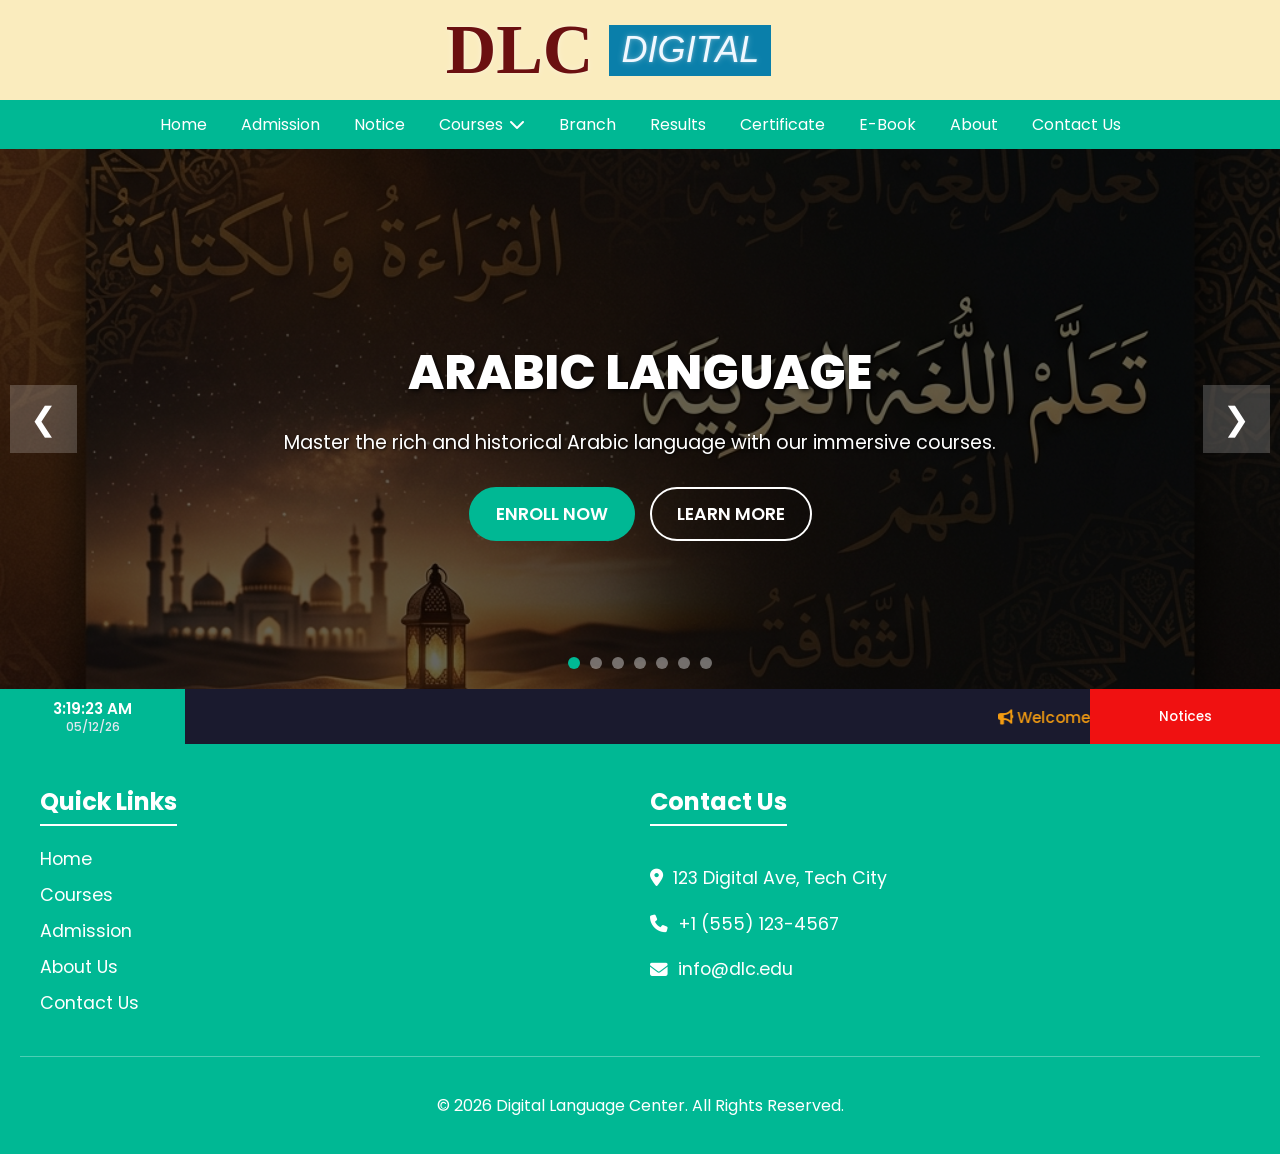
<file: index.html>
<!DOCTYPE html>
<html lang="en">

<head>
  <meta charset="UTF-8" />
  <meta name="viewport" content="width=device-width, initial-scale=1.0" />
  <title>DLC</title>
  <link rel="preconnect" href="https://fonts.googleapis.com">
  <link rel="preconnect" href="https://fonts.gstatic.com" crossorigin>
  <link href="https://fonts.googleapis.com/css2?family=Poppins:wght@500&display=swap" rel="stylesheet">
  <link rel="stylesheet" href="https://cdnjs.cloudflare.com/ajax/libs/font-awesome/6.4.0/css/all.min.css" />
  <link rel="stylesheet" href="style.css" />
  <link rel="stylesheet" href="header.css" />
  <link rel="stylesheet" href="footer.css" />
</head>

<body>
  <div id="header-placeholder"></div>



  <!-- Hero Carousel Section -->
  <section class="hero-carousel" id="hero-carousel">
    <div class="carousel-container">
      <!-- Slide 1: Arabic -->
      <div class="carousel-slide active" style="background-image: url('images/arabic.png');">
        <div class="carousel-content">
          <h2>Arabic Language</h2>
          <p>Master the rich and historical Arabic language with our immersive courses.</p>
          <div class="carousel-btns">
            <a href="#" class="btn btn-primary">Enroll Now</a>
            <a href="#" class="btn btn-secondary">Learn More</a>
          </div>
        </div>
      </div>
      <!-- Slide 2: English -->
      <div class="carousel-slide" style="background-image: url('images/english.png');">
        <div class="carousel-content">
          <h2>English Language</h2>
          <p>Enhance your global communication skills with comprehensive English classes.</p>
          <div class="carousel-btns">
            <a href="#" class="btn btn-primary">Enroll Now</a>
            <a href="#" class="btn btn-secondary">Learn More</a>
          </div>
        </div>
      </div>
      <!-- Slide 3: Korean -->
      <div class="carousel-slide" style="background-image: url('images/korean.png');">
        <div class="carousel-content">
          <h2>Korean Language</h2>
          <p>Discover the beauty of Hangul and dive into vibrant Korean culture.</p>
          <div class="carousel-btns">
            <a href="#" class="btn btn-primary">Enroll Now</a>
            <a href="#" class="btn btn-secondary">Learn More</a>
          </div>
        </div>
      </div>
      <!-- Slide 4: Japanese -->
      <div class="carousel-slide" style="background-image: url('images/japanese.png');">
        <div class="carousel-content">
          <h2>Japanese Language</h2>
          <p>Learn Japanese for travel, anime, or business in a dynamic environment.</p>
          <div class="carousel-btns">
            <a href="#" class="btn btn-primary">Enroll Now</a>
            <a href="#" class="btn btn-secondary">Learn More</a>
          </div>
        </div>
      </div>
      <!-- Slide 5: Chinese -->
      <div class="carousel-slide" style="background-image: url('images/chinese.png');">
        <div class="carousel-content">
          <h2>Chinese Language</h2>
          <p>Unlock new opportunities by learning Mandarin Chinese, the language of the future.</p>
          <div class="carousel-btns">
            <a href="#" class="btn btn-primary">Enroll Now</a>
            <a href="#" class="btn btn-secondary">Learn More</a>
          </div>
        </div>
      </div>
      <!-- Slide 6: Spanish -->
      <div class="carousel-slide" style="background-image: url('images/spanish.png');">
        <div class="carousel-content">
          <h2>Spanish Language</h2>
          <p>Connect with millions worldwide by speaking fluent Spanish.</p>
          <div class="carousel-btns">
            <a href="#" class="btn btn-primary">Enroll Now</a>
            <a href="#" class="btn btn-secondary">Learn More</a>
          </div>
        </div>
      </div>
      <!-- Slide 7: Malay -->
      <div class="carousel-slide" style="background-image: url('images/malay.png');">
        <div class="carousel-content">
          <h2>Malay Language</h2>
          <p>Explore Southeast Asia through the beautiful and melodic Malay language.</p>
          <div class="carousel-btns">
            <a href="#" class="btn btn-primary">Enroll Now</a>
            <a href="#" class="btn btn-secondary">Learn More</a>
          </div>
        </div>
      </div>
    </div>

    <!-- Navigation -->
    <button class="carousel-btn prev-btn">&#10094;</button>
    <button class="carousel-btn next-btn">&#10095;</button>

    <!-- Indicators -->
    <div class="carousel-dots">
      <span class="dot active" data-slide="0"></span>
      <span class="dot" data-slide="1"></span>
      <span class="dot" data-slide="2"></span>
      <span class="dot" data-slide="3"></span>
      <span class="dot" data-slide="4"></span>
      <span class="dot" data-slide="5"></span>
      <span class="dot" data-slide="6"></span>
    </div>
  </section>
    <!-- Notice Bar Section -->
  <div class="notice-bar">
    <div class="notice-date-time">
      <div class="time-part"><span id="time"></span></div>
      <div class="date-part"></i> <span id="date"></span></div>
    </div>
    <div class="notice-scrolling">
      <marquee behavior="scroll" direction="left" scrollamount="6" onmouseover="this.stop();" onmouseout="this.start();">
        <i class="fa-solid fa-bullhorn"></i> Welcome to Digital Language Center! Admissions are open for the new session. &nbsp;&nbsp;&nbsp;&nbsp; <i class="fa-solid fa-star" style="color: #f1c40f;"></i> Special discount on Korean Language Course this month! &nbsp;&nbsp;&nbsp;&nbsp; <i class="fa-solid fa-graduation-cap"></i> New batches starting soon!
      </marquee>
    </div>
    <div class="notice-link">
      <a href="#">Notices</a>
    </div>
  </div>
  <div id="footer-placeholder"></div>
  <script src="script.js"></script>
</body>
</file>
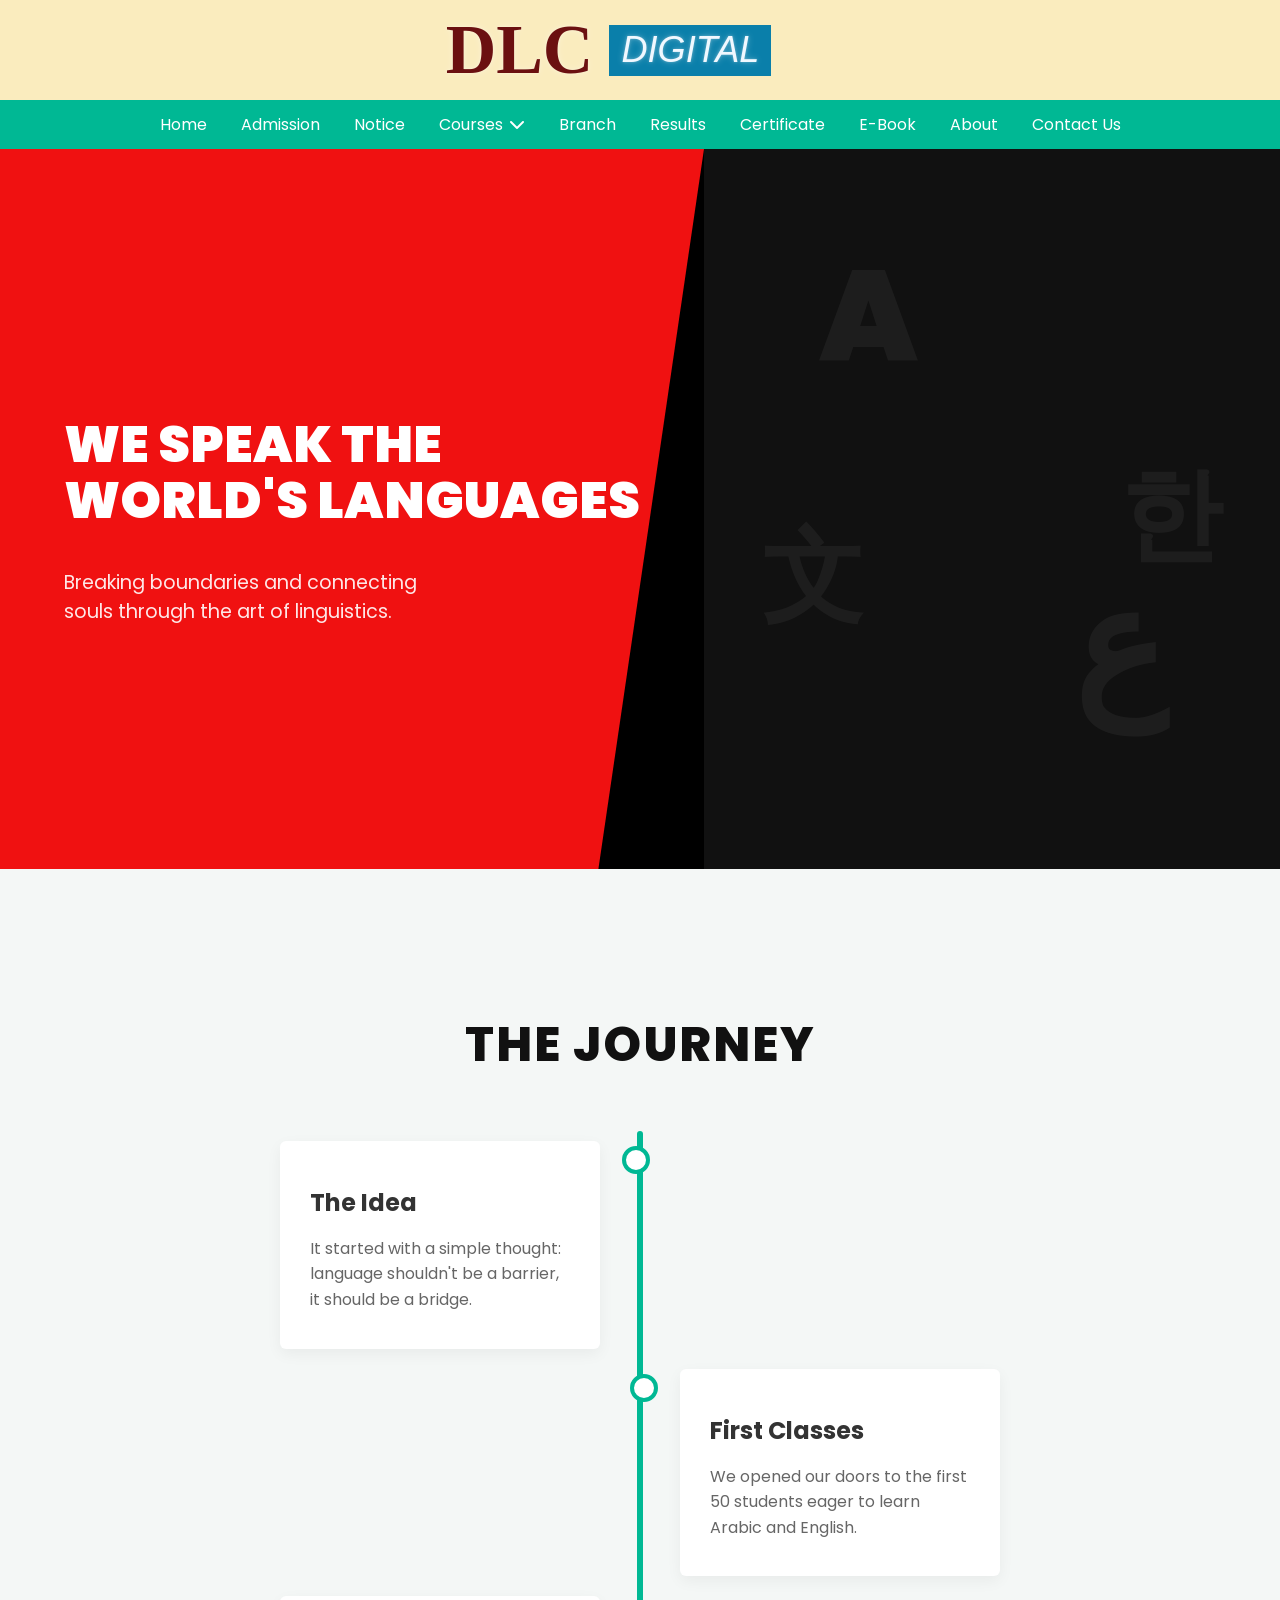
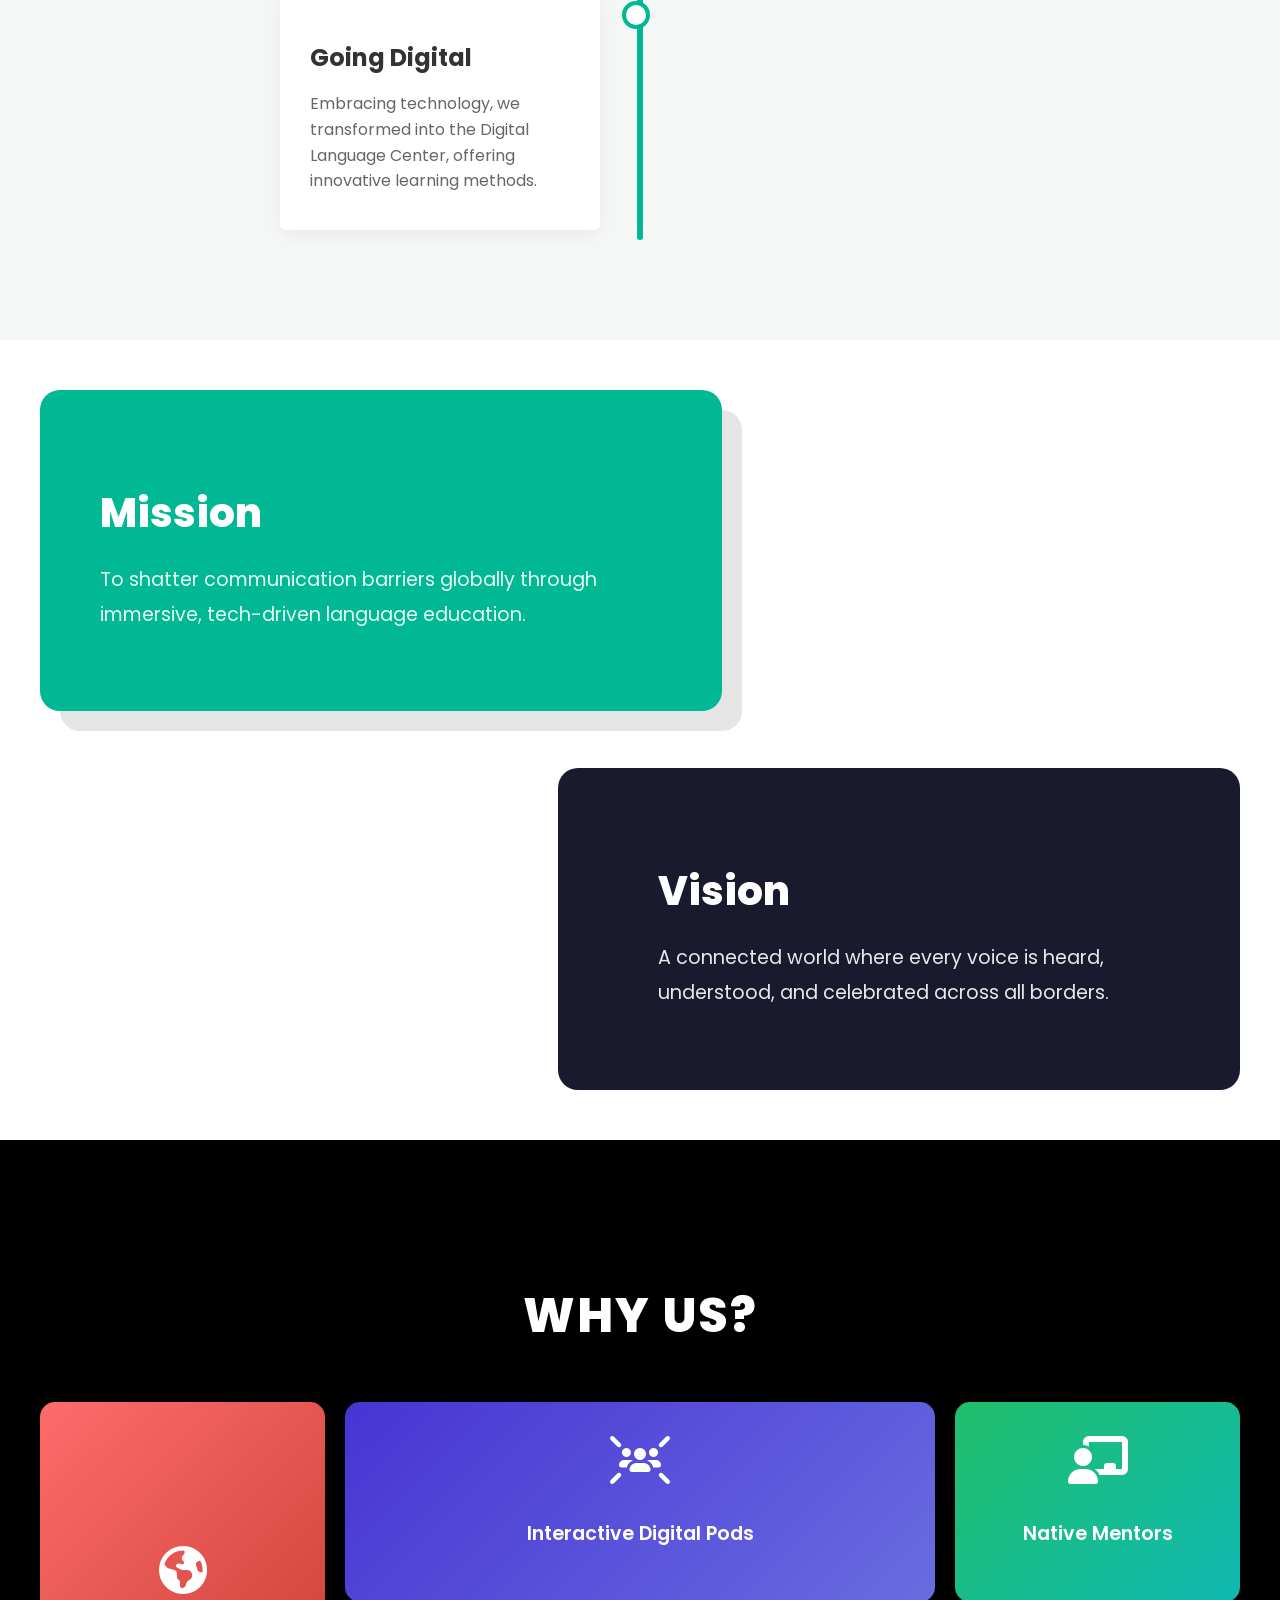
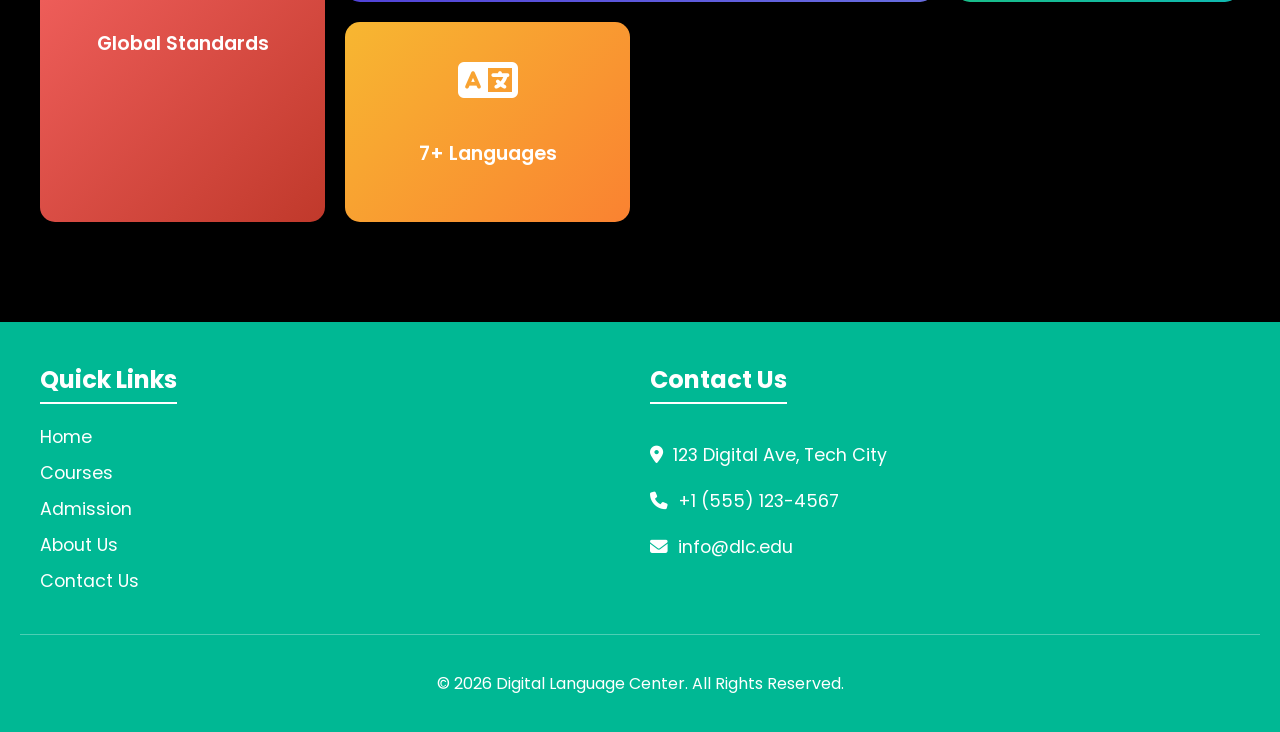
<file: about.html>
<!DOCTYPE html>
<html lang="en">
<head>
  <meta charset="UTF-8" />
  <meta name="viewport" content="width=device-width, initial-scale=1.0" />
  <title>About Us - Unique DLC</title>
  <link rel="preconnect" href="https://fonts.googleapis.com">
  <link rel="preconnect" href="https://fonts.gstatic.com" crossorigin>
  <link href="https://fonts.googleapis.com/css2?family=Poppins:wght@400;500;600;700;800;900&display=swap" rel="stylesheet">
  <link rel="stylesheet" href="https://cdnjs.cloudflare.com/ajax/libs/font-awesome/6.4.0/css/all.min.css" />
  <link rel="stylesheet" href="style.css" />
  <link rel="stylesheet" href="header.css" />
  <link rel="stylesheet" href="footer.css" />
</head>
<body>
  <div id="header-placeholder"></div>

  <!-- Unique Split Hero -->
  <section class="unique-hero">
    <div class="hero-left">
      <h1 class="glitch" data-text="We Speak The World's Languages">We Speak The World's Languages</h1>
      <p>Breaking boundaries and connecting souls through the art of linguistics.</p>
    </div>
    <div class="hero-right">
      <div class="abstract-shape shape-1">A</div>
      <div class="abstract-shape shape-2">ع</div>
      <div class="abstract-shape shape-3">한</div>
      <div class="abstract-shape shape-4">文</div>
    </div>
  </section>

  <!-- Interactive Timeline (Our Story) -->
  <section class="timeline-section">
    <h2 class="creative-title">The Journey</h2>
    <div class="timeline">
      <div class="timeline-item left">
        <div class="timeline-dot"></div>
        <div class="timeline-content">
          <h3>The Idea</h3>
          <p>It started with a simple thought: language shouldn't be a barrier, it should be a bridge.</p>
        </div>
      </div>
      <div class="timeline-item right">
        <div class="timeline-dot"></div>
        <div class="timeline-content">
          <h3>First Classes</h3>
          <p>We opened our doors to the first 50 students eager to learn Arabic and English.</p>
        </div>
      </div>
      <div class="timeline-item left">
        <div class="timeline-dot"></div>
        <div class="timeline-content">
          <h3>Going Digital</h3>
          <p>Embracing technology, we transformed into the Digital Language Center, offering innovative learning methods.</p>
        </div>
      </div>
    </div>
  </section>

  <!-- Asymmetrical Mission & Vision -->
  <section class="asymmetrical-mission">
    <div class="block-mission">
      <div class="block-content">
        <h2>Mission</h2>
        <p>To shatter communication barriers globally through immersive, tech-driven language education.</p>
      </div>
    </div>
    <div class="block-vision">
      <div class="block-content">
        <h2>Vision</h2>
        <p>A connected world where every voice is heard, understood, and celebrated across all borders.</p>
      </div>
    </div>
  </section>

  <!-- Masonry / Hexagon Features -->
  <section class="creative-features">
    <h2 class="creative-title">Why Us?</h2>
    <div class="masonry-grid">
      <div class="masonry-item item-tall bg-accent-1">
        <i class="fa-solid fa-earth-americas"></i>
        <h3>Global Standards</h3>
      </div>
      <div class="masonry-item item-wide bg-accent-2">
        <i class="fa-solid fa-users-rays"></i>
        <h3>Interactive Digital Pods</h3>
      </div>
      <div class="masonry-item bg-accent-3">
        <i class="fa-solid fa-chalkboard-user"></i>
        <h3>Native Mentors</h3>
      </div>
      <div class="masonry-item bg-accent-4">
        <i class="fa-solid fa-language"></i>
        <h3>7+ Languages</h3>
      </div>
    </div>
  </section>

  <div id="footer-placeholder"></div>
  <script src="script.js"></script>
</body>
</html>
</file>
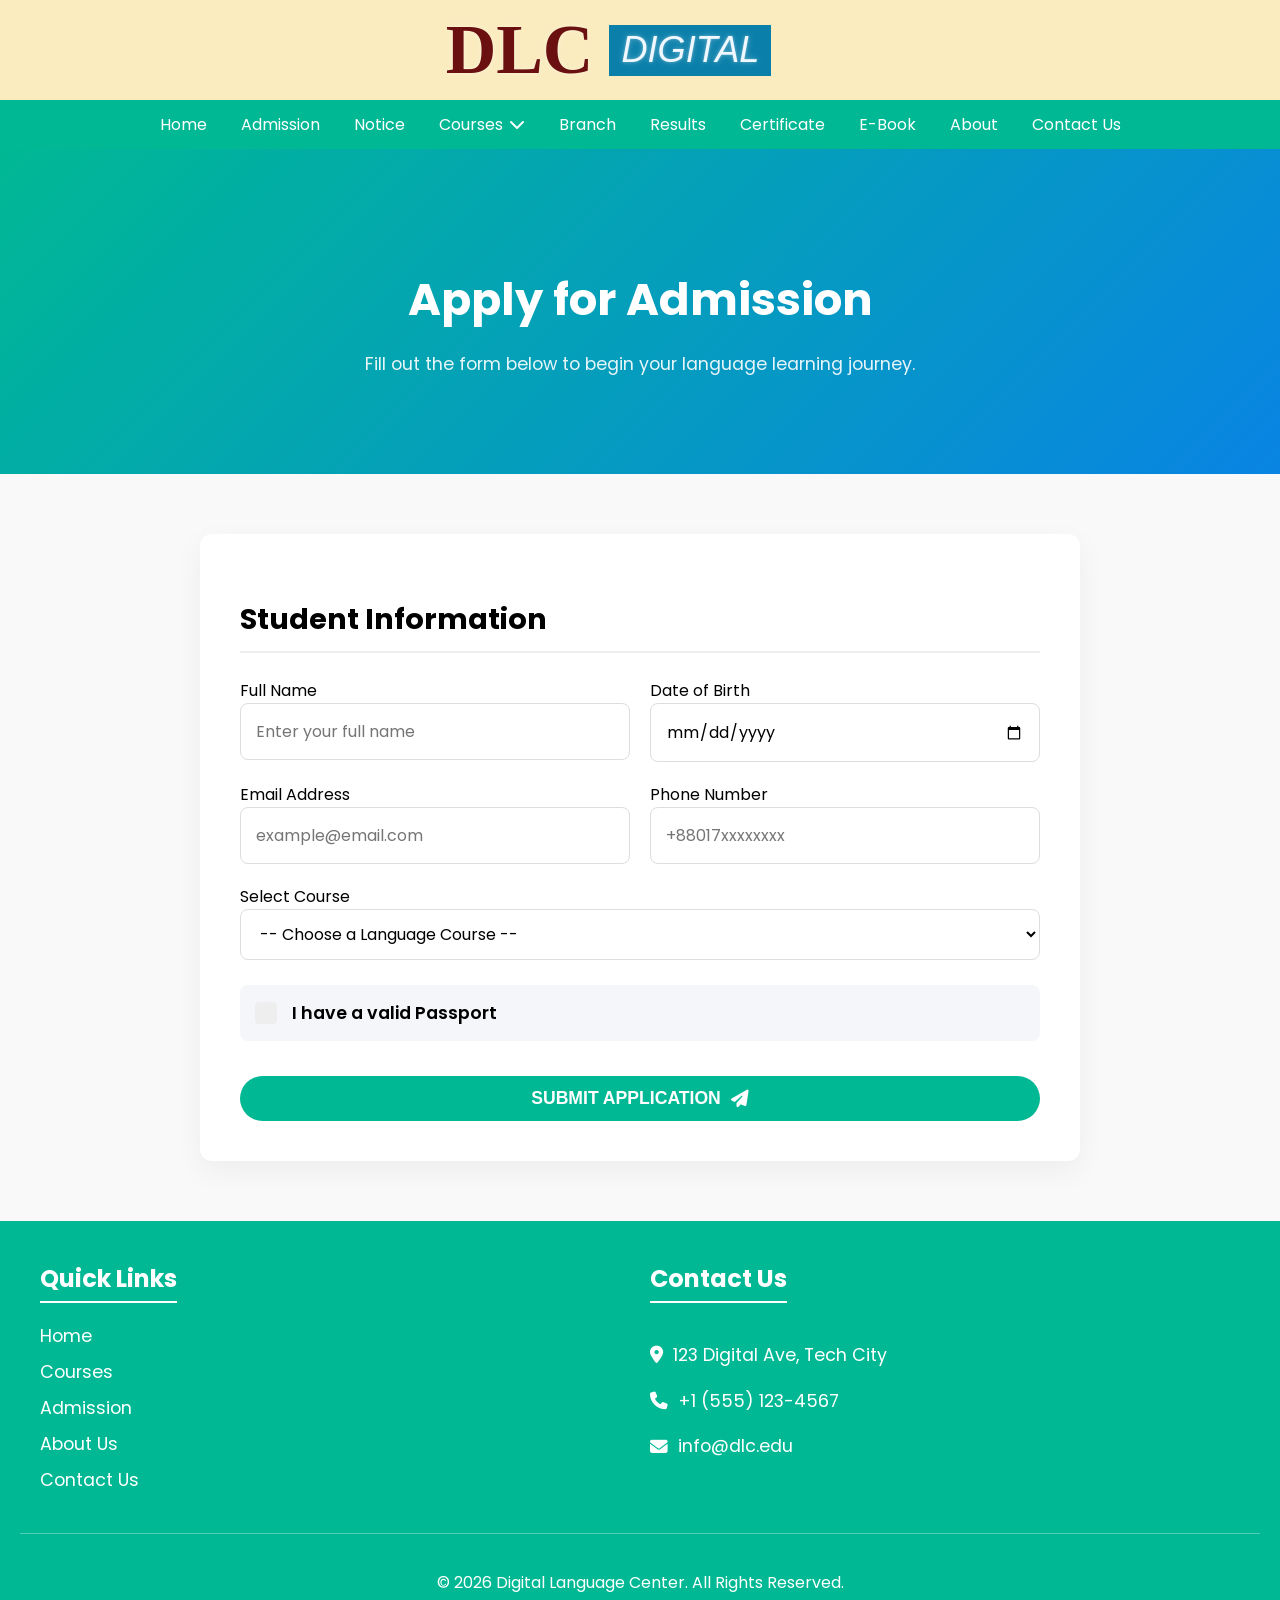
<file: admission.html>
<!DOCTYPE html>
<html lang="en">
<head>
  <meta charset="UTF-8">
  <meta name="viewport" content="width=device-width, initial-scale=1.0">
  <title>Apply for Admission | Digital Language Center</title>
  <link rel="stylesheet" href="https://cdnjs.cloudflare.com/ajax/libs/font-awesome/6.4.0/css/all.min.css" />
  <link rel="stylesheet" href="style.css" />
  <link rel="stylesheet" href="header.css" />
  <link rel="stylesheet" href="footer.css" />
</head>
<body>
  <!-- Dynamically injected header -->
  <div id="header-placeholder"></div>

  <!-- Admission Hero -->
  <section class="admission-hero">
    <div class="admission-hero-content">
      <h1>Apply for Admission</h1>
      <p>Fill out the form below to begin your language learning journey.</p>
    </div>
  </section>

  <!-- Admission Form Section -->
  <section class="admission-section">
    <div class="admission-container">
      <form class="modern-form" id="admission-application-form">
        <h2>Student Information</h2>
        
        <div class="form-row">
          <div class="input-group">
            <label>Full Name</label>
            <input type="text" placeholder="Enter your full name" required>
          </div>
          <div class="input-group">
            <label>Date of Birth</label>
            <input type="date" required class="modern-select">
          </div>
        </div>

        <div class="form-row">
          <div class="input-group">
            <label>Email Address</label>
            <input type="email" placeholder="example@email.com" required>
          </div>
          <div class="input-group">
            <label>Phone Number</label>
            <input type="tel" placeholder="+88017xxxxxxxx" required>
          </div>
        </div>

        <div class="input-group">
          <label>Select Course</label>
          <select required class="modern-select">
            <option value="">-- Choose a Language Course --</option>
            <option value="arabic">Arabic Language</option>
            <option value="english">English Language</option>
            <option value="korean">Korean Language</option>
            <option value="japanese">Japanese Language</option>
            <option value="chinese">Chinese Language</option>
            <option value="spanish">Spanish Language</option>
            <option value="malay">Malay Language</option>
          </select>
        </div>

        <!-- Passport Toggle -->
        <div class="passport-toggle-group">
          <label class="checkbox-label">
            <input type="checkbox" id="passport-yes">
            <span class="custom-checkbox"></span>
            I have a valid Passport
          </label>
        </div>

        <!-- Hidden Passport Details -->
        <div id="passport-details" class="hidden-passport-section">
          <h3>Passport Details</h3>
          <div class="form-row">
            <div class="input-group">
              <label>Passport Number</label>
              <input type="text" placeholder="e.g. A1234567" id="passport-no">
            </div>
            <div class="input-group">
              <label>Nationality</label>
              <input type="text" placeholder="e.g. Bangladeshi" id="nationality">
            </div>
          </div>
          <div class="form-row">
            <div class="input-group">
              <label>Date of Issue</label>
              <input type="date" class="modern-select" id="passport-issue">
            </div>
            <div class="input-group">
              <label>Date of Expiry</label>
              <input type="date" class="modern-select" id="passport-expiry">
            </div>
          </div>
        </div>

        <button type="submit" class="btn btn-primary submit-btn">Submit Application <i class="fa-solid fa-paper-plane"></i></button>
      </form>
    </div>
  </section>


  <div id="footer-placeholder"></div>
  <script src="script.js"></script>
</body>
</html>
</file>
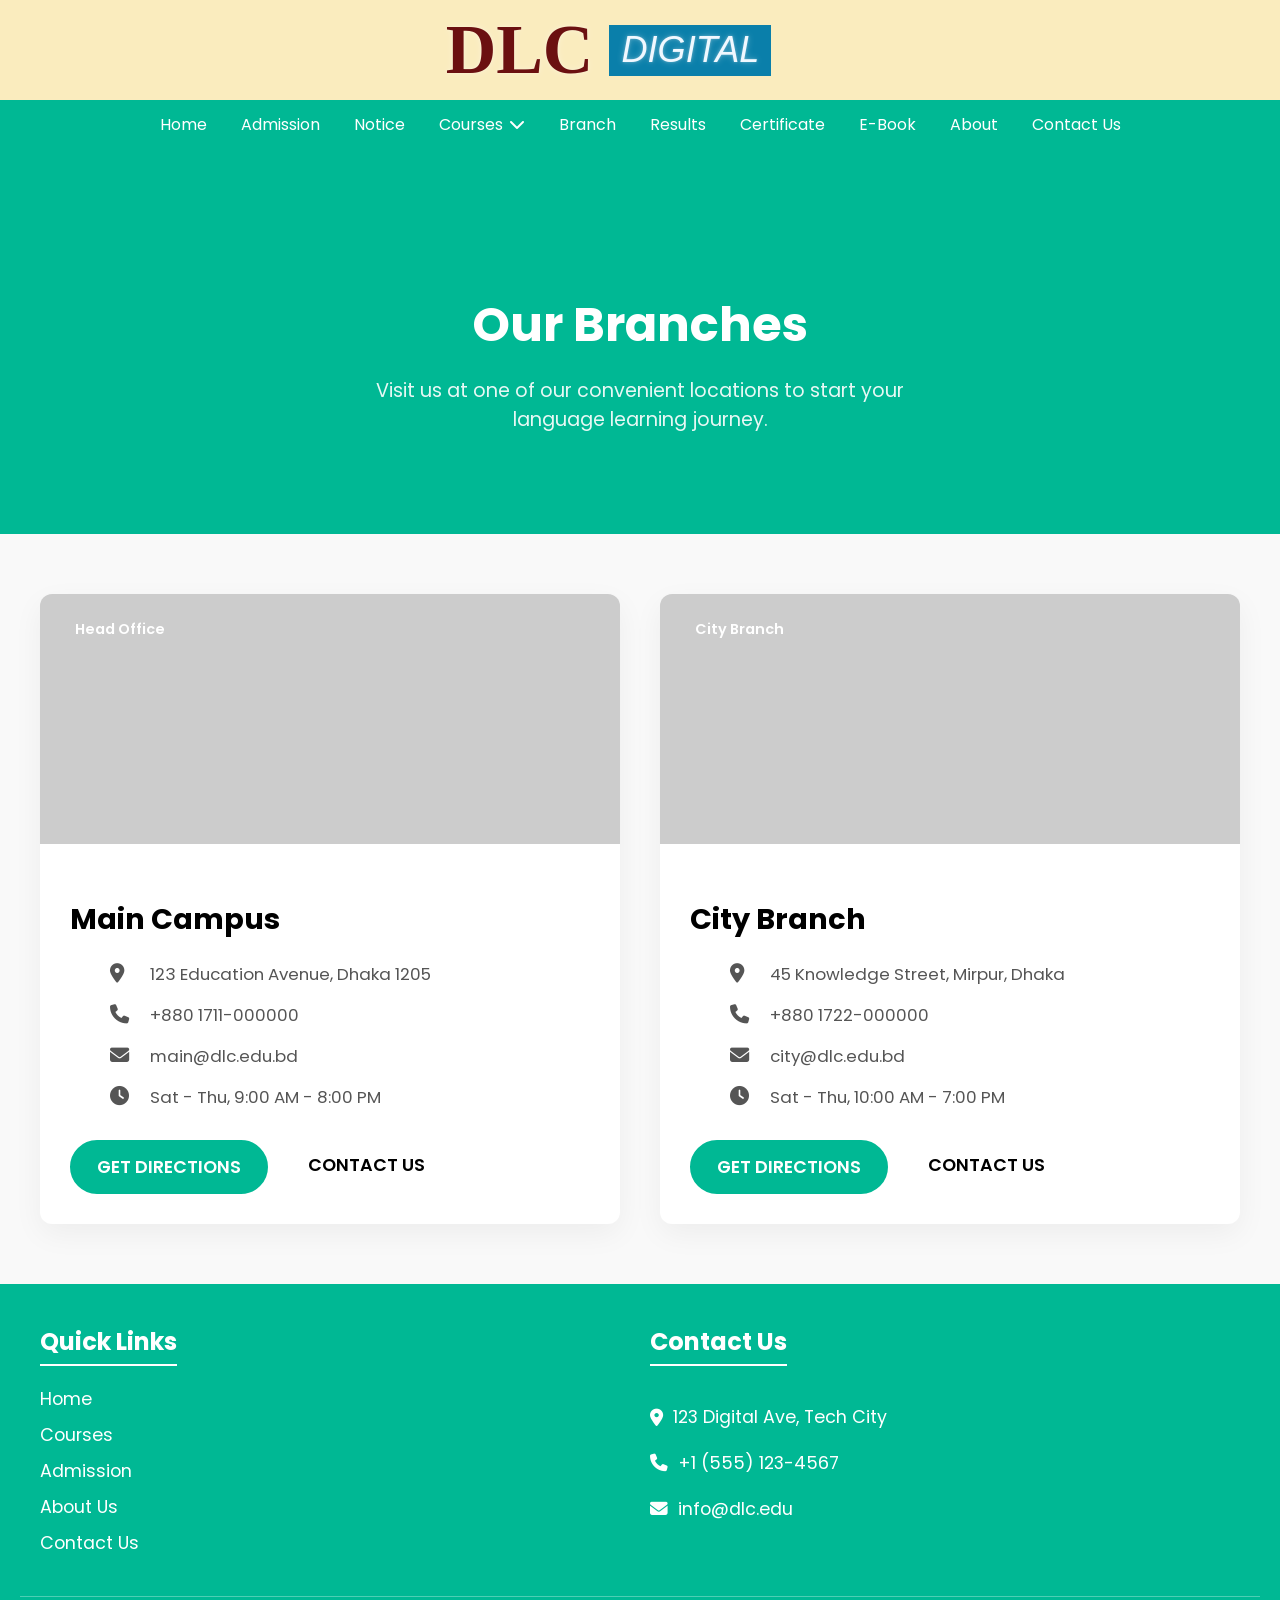
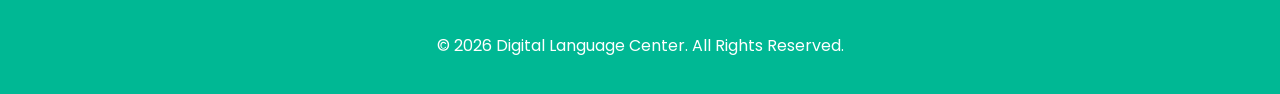
<file: branches.html>
<!DOCTYPE html>
<html lang="en">
<head>
  <meta charset="UTF-8">
  <meta name="viewport" content="width=device-width, initial-scale=1.0">
  <title>Our Branches | Digital Language Center</title>
  <link rel="stylesheet" href="https://cdnjs.cloudflare.com/ajax/libs/font-awesome/6.4.0/css/all.min.css" />
  <link rel="stylesheet" href="style.css" />
  <link rel="stylesheet" href="header.css" />
  <link rel="stylesheet" href="footer.css" />
</head>
<body>
  <!-- Dynamically injected header -->
  <div id="header-placeholder"></div>

  <!-- Branches Hero -->
  <section class="branches-hero">
    <div class="branches-hero-content">
      <h1>Our Branches</h1>
      <p>Visit us at one of our convenient locations to start your language learning journey.</p>
    </div>
  </section>

  <!-- Branches Grid -->
  <section class="branches-section">
    <div class="branches-container">
      
      <!-- Branch 1 -->
      <div class="branch-card">
        <div class="branch-image main-branch-bg">
          <div class="branch-badge">Head Office</div>
        </div>
        <div class="branch-details">
          <h2>Main Campus</h2>
          <ul class="branch-info-list">
            <li><i class="fa-solid fa-location-dot"></i> 123 Education Avenue, Dhaka 1205</li>
            <li><i class="fa-solid fa-phone"></i> +880 1711-000000</li>
            <li><i class="fa-solid fa-envelope"></i> main@dlc.edu.bd</li>
            <li><i class="fa-solid fa-clock"></i> Sat - Thu, 9:00 AM - 8:00 PM</li>
          </ul>
          <div class="branch-actions">
            <a href="#" class="btn btn-primary">Get Directions</a>
            <a href="contact.html" class="btn btn-outline">Contact Us</a>
          </div>
        </div>
      </div>

      <!-- Branch 2 -->
      <div class="branch-card">
        <div class="branch-image city-branch-bg">
          <div class="branch-badge">City Branch</div>
        </div>
        <div class="branch-details">
          <h2>City Branch</h2>
          <ul class="branch-info-list">
            <li><i class="fa-solid fa-location-dot"></i> 45 Knowledge Street, Mirpur, Dhaka</li>
            <li><i class="fa-solid fa-phone"></i> +880 1722-000000</li>
            <li><i class="fa-solid fa-envelope"></i> city@dlc.edu.bd</li>
            <li><i class="fa-solid fa-clock"></i> Sat - Thu, 10:00 AM - 7:00 PM</li>
          </ul>
          <div class="branch-actions">
            <a href="#" class="btn btn-primary">Get Directions</a>
            <a href="contact.html" class="btn btn-outline">Contact Us</a>
          </div>
        </div>
      </div>

    </div>
  </section>


  <div id="footer-placeholder"></div>
  <script src="script.js"></script>
</body>
</html>
</file>
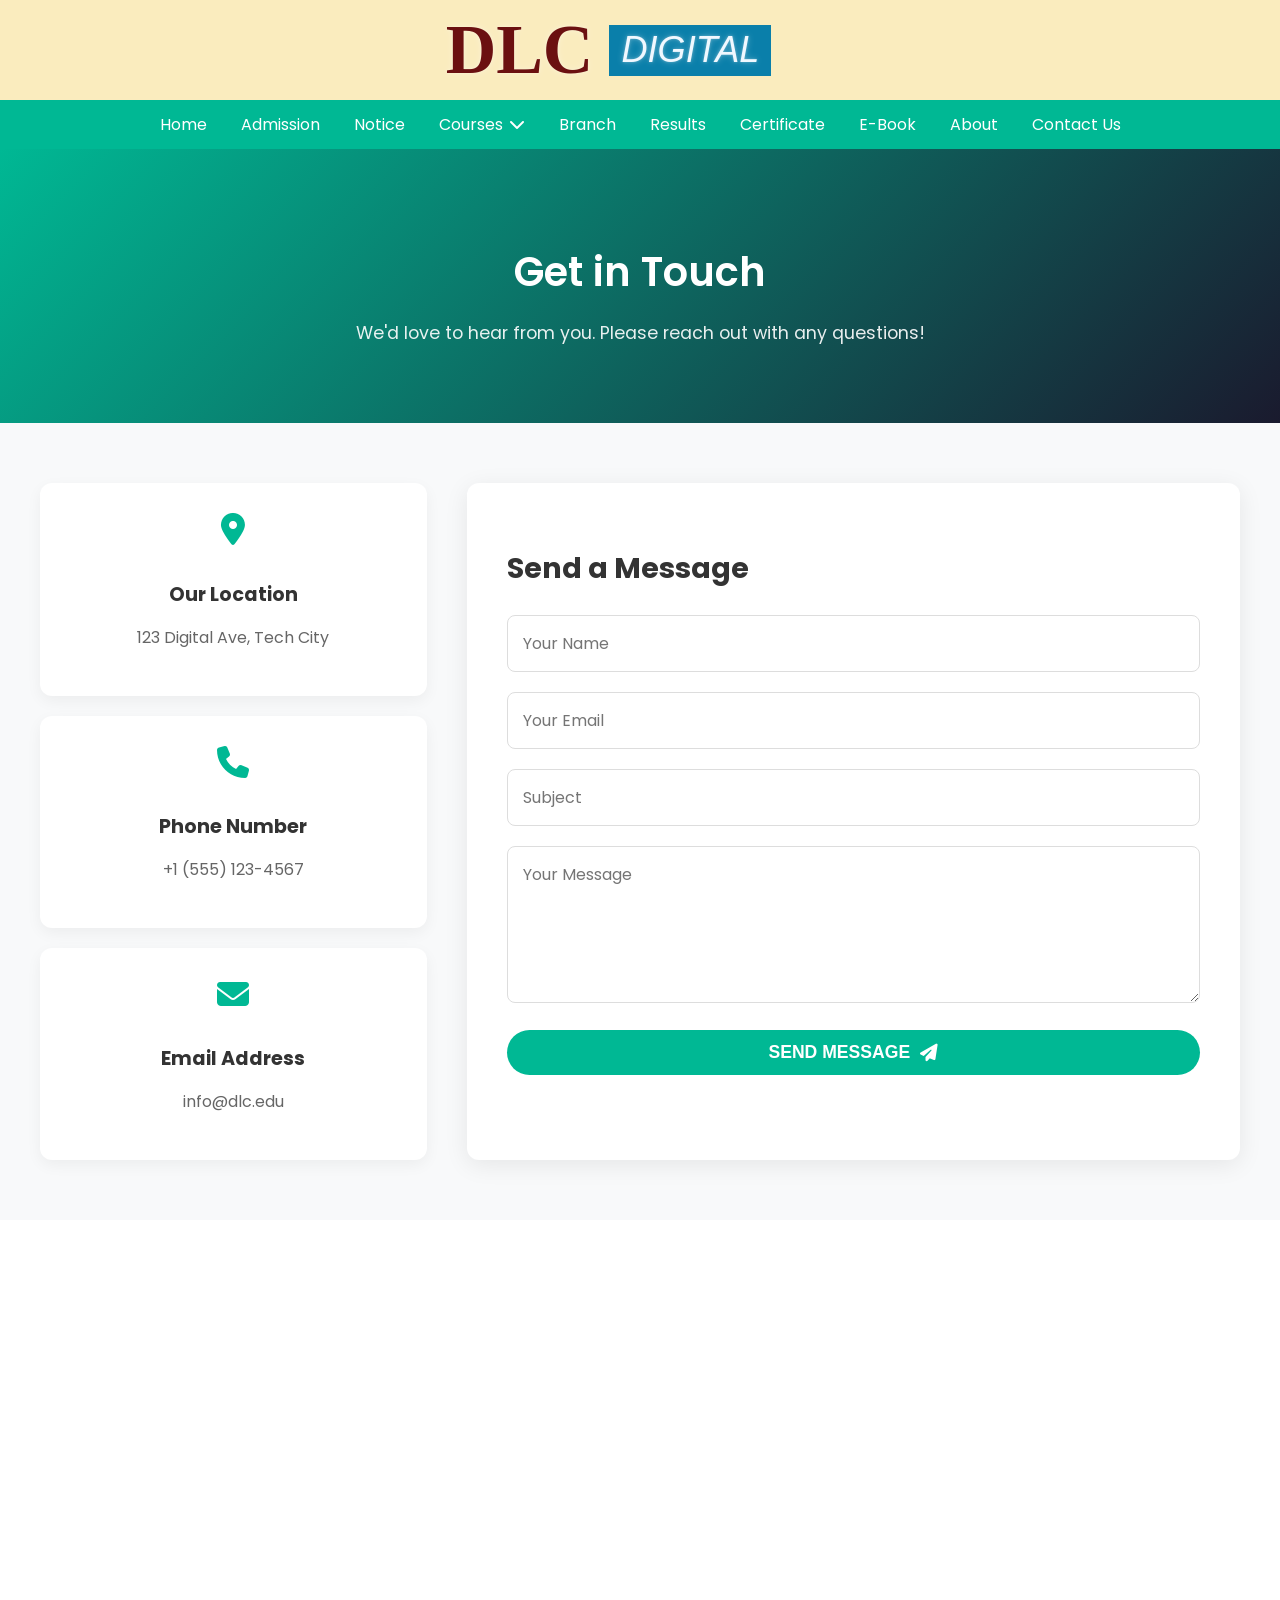
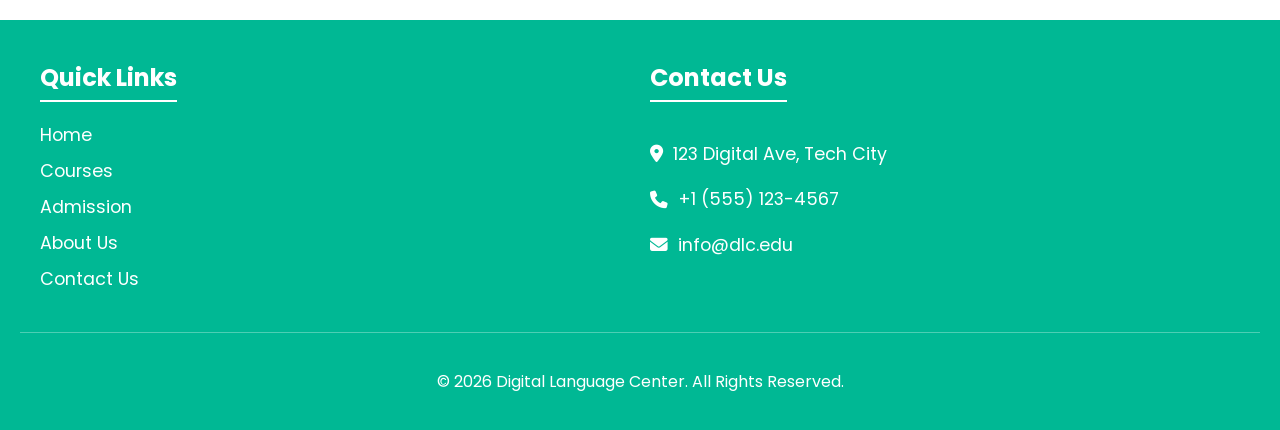
<file: contact.html>
<!DOCTYPE html>
<html lang="en">
<head>
  <meta charset="UTF-8" />
  <meta name="viewport" content="width=device-width, initial-scale=1.0" />
  <title>Contact Us - DLC</title>
  <link rel="preconnect" href="https://fonts.googleapis.com">
  <link rel="preconnect" href="https://fonts.gstatic.com" crossorigin>
  <link href="https://fonts.googleapis.com/css2?family=Poppins:wght@400;500;600&display=swap" rel="stylesheet">
  <link rel="stylesheet" href="https://cdnjs.cloudflare.com/ajax/libs/font-awesome/6.4.0/css/all.min.css" />
  <link rel="stylesheet" href="style.css" />
  <link rel="stylesheet" href="header.css" />
  <link rel="stylesheet" href="footer.css" />
</head>
<body>
  <div id="header-placeholder"></div>

  <!-- Contact Hero -->
  <section class="contact-hero">
    <h1>Get in Touch</h1>
    <p>We'd love to hear from you. Please reach out with any questions!</p>
  </section>

  <!-- Contact Section -->
  <section class="contact-section">
    <div class="contact-container">
      
      <!-- Contact Info Cards -->
      <div class="contact-info">
        <div class="info-card">
          <i class="fa-solid fa-location-dot"></i>
          <h3>Our Location</h3>
          <p>123 Digital Ave, Tech City</p>
        </div>
        <div class="info-card">
          <i class="fa-solid fa-phone"></i>
          <h3>Phone Number</h3>
          <p>+1 (555) 123-4567</p>
        </div>
        <div class="info-card">
          <i class="fa-solid fa-envelope"></i>
          <h3>Email Address</h3>
          <p>info@dlc.edu</p>
        </div>
      </div>

      <!-- Contact Form -->
      <div class="contact-form-wrapper">
        <form class="contact-form">
          <h2>Send a Message</h2>
          <div class="input-group">
            <input type="text" id="name" placeholder="Your Name" required>
          </div>
          <div class="input-group">
            <input type="email" id="email" placeholder="Your Email" required>
          </div>
          <div class="input-group">
            <input type="text" id="subject" placeholder="Subject" required>
          </div>
          <div class="input-group">
            <textarea id="message" rows="5" placeholder="Your Message" required></textarea>
          </div>
          <button type="submit" class="btn btn-primary submit-btn">Send Message <i class="fa-solid fa-paper-plane"></i></button>
        </form>
      </div>

    </div>
  </section>

  <!-- Map Section -->
  <section class="map-section">
    <iframe 
      src="https://www.google.com/maps/embed?pb=!1m18!1m12!1m3!1d3153.019284242944!2d-122.41941548468205!3d37.77492927975903!2m3!1f0!2f0!3f0!3m2!1i1024!2i768!4f13.1!3m3!1m2!1s0x8085809c6c8f4459%3A0xb10ed6d9b5050f14!2sTwitter+HQ!5e0!3m2!1sen!2sus!4v1563293818160!5m2!1sen!2sus" 
      width="100%" 
      height="400" 
      frameborder="0" 
      style="border:0;" 
      allowfullscreen="" 
      aria-hidden="false" 
      tabindex="0">
    </iframe>
  </section>

  <div id="footer-placeholder"></div>
  <script src="script.js"></script>
</body>
</html>
</file>
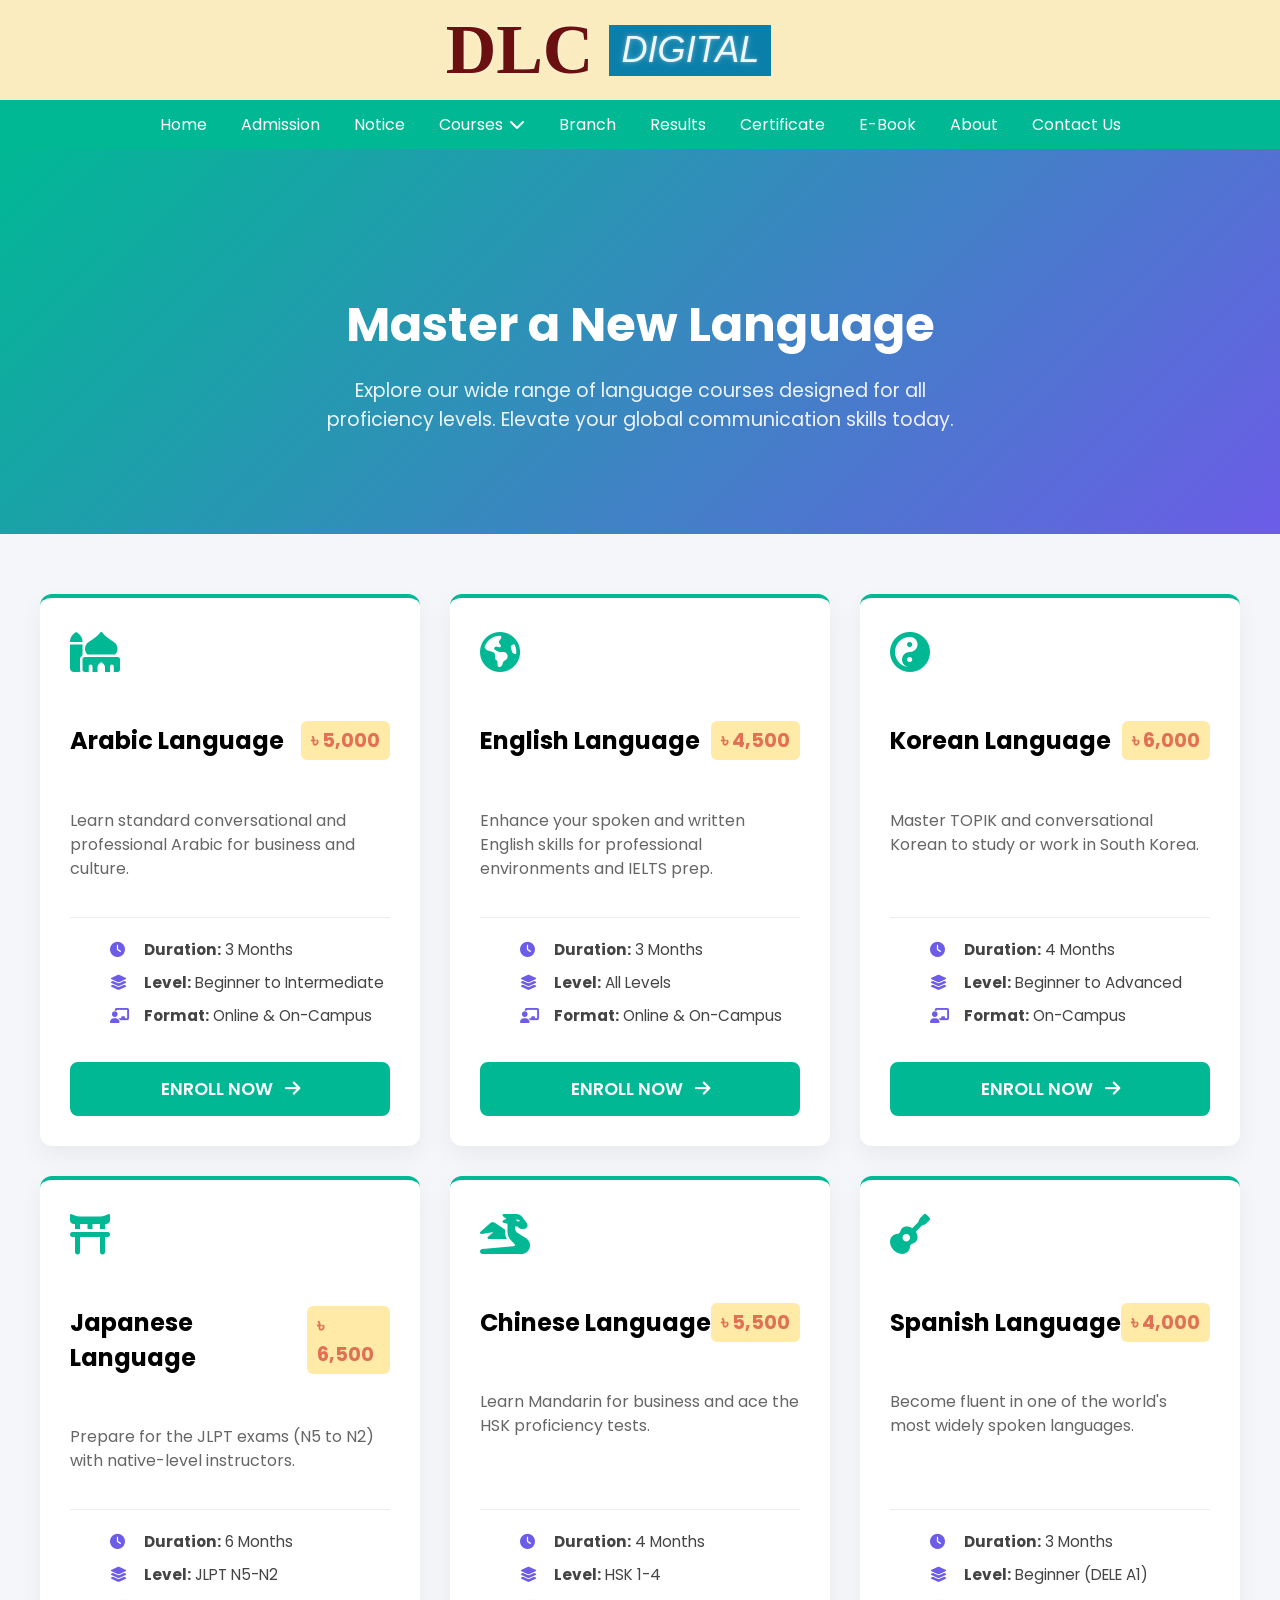
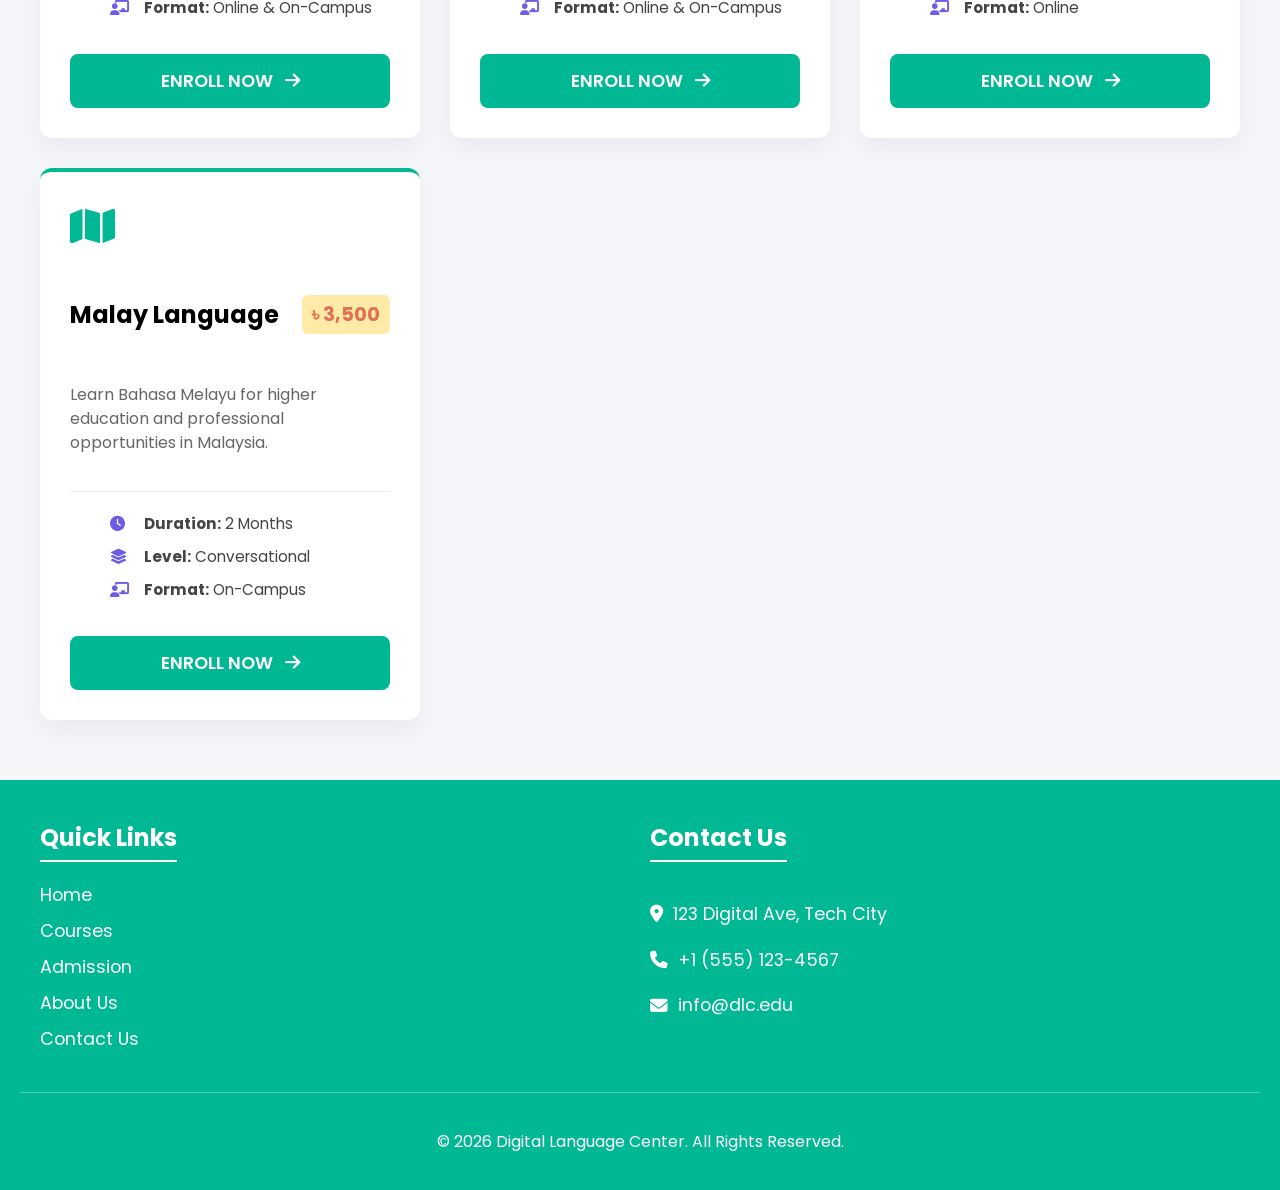
<file: courses.html>
<!DOCTYPE html>
<html lang="en">
<head>
  <meta charset="UTF-8">
  <meta name="viewport" content="width=device-width, initial-scale=1.0">
  <title>Our Courses | Digital Language Center</title>
  <link rel="stylesheet" href="https://cdnjs.cloudflare.com/ajax/libs/font-awesome/6.4.0/css/all.min.css" />
  <link rel="stylesheet" href="style.css" />
  <link rel="stylesheet" href="header.css" />
  <link rel="stylesheet" href="footer.css" />
</head>
<body>
  <!-- Dynamically injected header -->
  <div id="header-placeholder"></div>

  <!-- Courses Hero -->
  <section class="courses-hero">
    <div class="courses-hero-content">
      <h1>Master a New Language</h1>
      <p>Explore our wide range of language courses designed for all proficiency levels. Elevate your global communication skills today.</p>
    </div>
  </section>

  <!-- Courses Grid Section -->
  <section class="courses-section">
    <div class="courses-container">

      <!-- Arabic -->
      <div class="course-card" id="arabic">
        <div class="course-icon"><i class="fa-solid fa-mosque"></i></div>
        <div class="course-content">
          <div class="course-header">
            <h2>Arabic Language</h2>
            <span class="course-price">৳ 5,000</span>
          </div>
          <p class="course-desc">Learn standard conversational and professional Arabic for business and culture.</p>
          <ul class="course-details">
            <li><i class="fa-solid fa-clock"></i> <strong>Duration:</strong> 3 Months</li>
            <li><i class="fa-solid fa-layer-group"></i> <strong>Level:</strong> Beginner to Intermediate</li>
            <li><i class="fa-solid fa-chalkboard-user"></i> <strong>Format:</strong> Online & On-Campus</li>
          </ul>
          <a href="admission.html" class="btn btn-primary btn-enroll">Enroll Now <i class="fa-solid fa-arrow-right"></i></a>
        </div>
      </div>

      <!-- English -->
      <div class="course-card" id="english">
        <div class="course-icon"><i class="fa-solid fa-earth-americas"></i></div>
        <div class="course-content">
          <div class="course-header">
            <h2>English Language</h2>
            <span class="course-price">৳ 4,500</span>
          </div>
          <p class="course-desc">Enhance your spoken and written English skills for professional environments and IELTS prep.</p>
          <ul class="course-details">
            <li><i class="fa-solid fa-clock"></i> <strong>Duration:</strong> 3 Months</li>
            <li><i class="fa-solid fa-layer-group"></i> <strong>Level:</strong> All Levels</li>
            <li><i class="fa-solid fa-chalkboard-user"></i> <strong>Format:</strong> Online & On-Campus</li>
          </ul>
          <a href="admission.html" class="btn btn-primary btn-enroll">Enroll Now <i class="fa-solid fa-arrow-right"></i></a>
        </div>
      </div>

      <!-- Korean -->
      <div class="course-card" id="korean">
        <div class="course-icon"><i class="fa-solid fa-yin-yang"></i></div>
        <div class="course-content">
          <div class="course-header">
            <h2>Korean Language</h2>
            <span class="course-price">৳ 6,000</span>
          </div>
          <p class="course-desc">Master TOPIK and conversational Korean to study or work in South Korea.</p>
          <ul class="course-details">
            <li><i class="fa-solid fa-clock"></i> <strong>Duration:</strong> 4 Months</li>
            <li><i class="fa-solid fa-layer-group"></i> <strong>Level:</strong> Beginner to Advanced</li>
            <li><i class="fa-solid fa-chalkboard-user"></i> <strong>Format:</strong> On-Campus</li>
          </ul>
          <a href="admission.html" class="btn btn-primary btn-enroll">Enroll Now <i class="fa-solid fa-arrow-right"></i></a>
        </div>
      </div>

      <!-- Japanese -->
      <div class="course-card" id="japanese">
        <div class="course-icon"><i class="fa-solid fa-torii-gate"></i></div>
        <div class="course-content">
          <div class="course-header">
            <h2>Japanese Language</h2>
            <span class="course-price">৳ 6,500</span>
          </div>
          <p class="course-desc">Prepare for the JLPT exams (N5 to N2) with native-level instructors.</p>
          <ul class="course-details">
            <li><i class="fa-solid fa-clock"></i> <strong>Duration:</strong> 6 Months</li>
            <li><i class="fa-solid fa-layer-group"></i> <strong>Level:</strong> JLPT N5-N2</li>
            <li><i class="fa-solid fa-chalkboard-user"></i> <strong>Format:</strong> Online & On-Campus</li>
          </ul>
          <a href="admission.html" class="btn btn-primary btn-enroll">Enroll Now <i class="fa-solid fa-arrow-right"></i></a>
        </div>
      </div>

      <!-- Chinese -->
      <div class="course-card" id="chinese">
        <div class="course-icon"><i class="fa-solid fa-dragon"></i></div>
        <div class="course-content">
          <div class="course-header">
            <h2>Chinese Language</h2>
            <span class="course-price">৳ 5,500</span>
          </div>
          <p class="course-desc">Learn Mandarin for business and ace the HSK proficiency tests.</p>
          <ul class="course-details">
            <li><i class="fa-solid fa-clock"></i> <strong>Duration:</strong> 4 Months</li>
            <li><i class="fa-solid fa-layer-group"></i> <strong>Level:</strong> HSK 1-4</li>
            <li><i class="fa-solid fa-chalkboard-user"></i> <strong>Format:</strong> Online & On-Campus</li>
          </ul>
          <a href="admission.html" class="btn btn-primary btn-enroll">Enroll Now <i class="fa-solid fa-arrow-right"></i></a>
        </div>
      </div>

      <!-- Spanish -->
      <div class="course-card" id="spanish">
        <div class="course-icon"><i class="fa-solid fa-guitar"></i></div>
        <div class="course-content">
          <div class="course-header">
            <h2>Spanish Language</h2>
            <span class="course-price">৳ 4,000</span>
          </div>
          <p class="course-desc">Become fluent in one of the world's most widely spoken languages.</p>
          <ul class="course-details">
            <li><i class="fa-solid fa-clock"></i> <strong>Duration:</strong> 3 Months</li>
            <li><i class="fa-solid fa-layer-group"></i> <strong>Level:</strong> Beginner (DELE A1)</li>
            <li><i class="fa-solid fa-chalkboard-user"></i> <strong>Format:</strong> Online</li>
          </ul>
          <a href="verification.html?tab=admission" class="btn btn-primary btn-enroll">Enroll Now <i class="fa-solid fa-arrow-right"></i></a>
        </div>
      </div>

      <!-- Malay -->
      <div class="course-card" id="malay">
        <div class="course-icon"><i class="fa-solid fa-map"></i></div>
        <div class="course-content">
          <div class="course-header">
            <h2>Malay Language</h2>
            <span class="course-price">৳ 3,500</span>
          </div>
          <p class="course-desc">Learn Bahasa Melayu for higher education and professional opportunities in Malaysia.</p>
          <ul class="course-details">
            <li><i class="fa-solid fa-clock"></i> <strong>Duration:</strong> 2 Months</li>
            <li><i class="fa-solid fa-layer-group"></i> <strong>Level:</strong> Conversational</li>
            <li><i class="fa-solid fa-chalkboard-user"></i> <strong>Format:</strong> On-Campus</li>
          </ul>
          <a href="verification.html?tab=admission" class="btn btn-primary btn-enroll">Enroll Now <i class="fa-solid fa-arrow-right"></i></a>
        </div>
      </div>

    </div>
  </section>


  <div id="footer-placeholder"></div>
  <script src="script.js"></script>
</body>
</html>
</file>
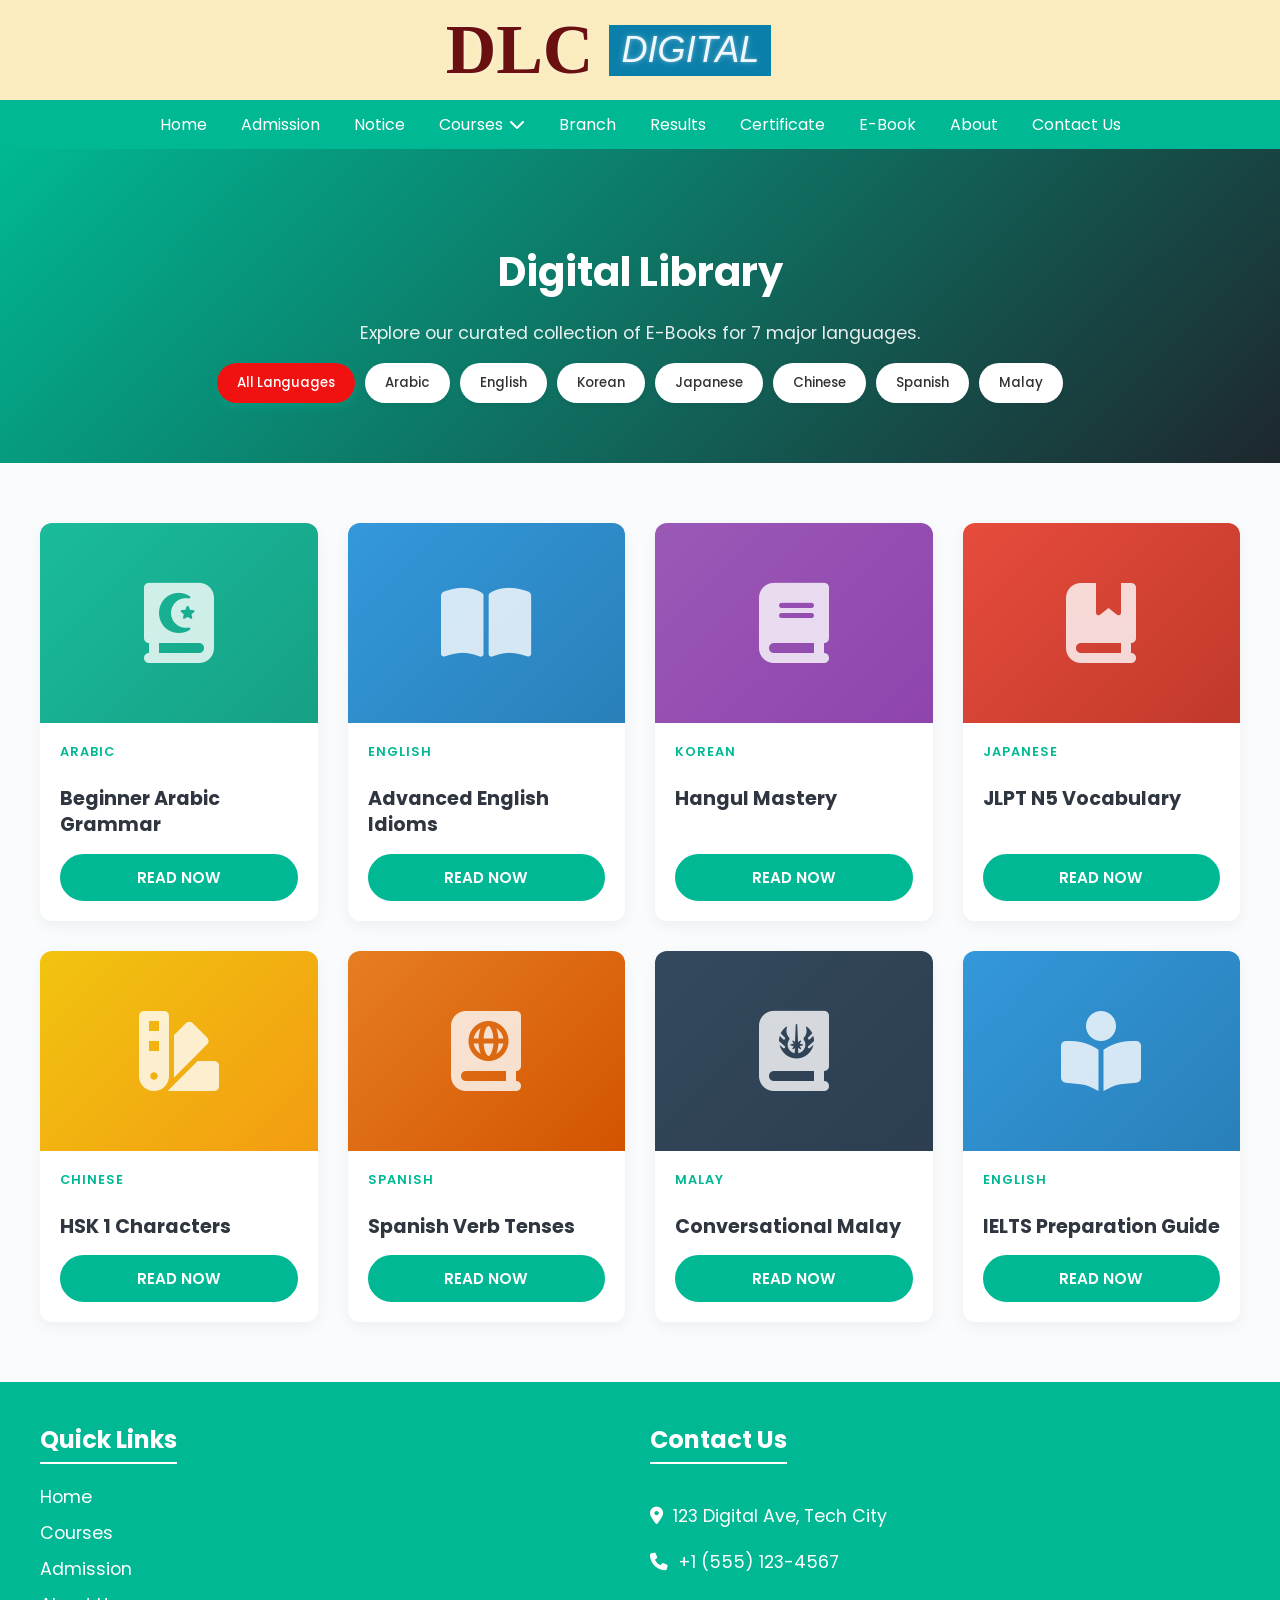
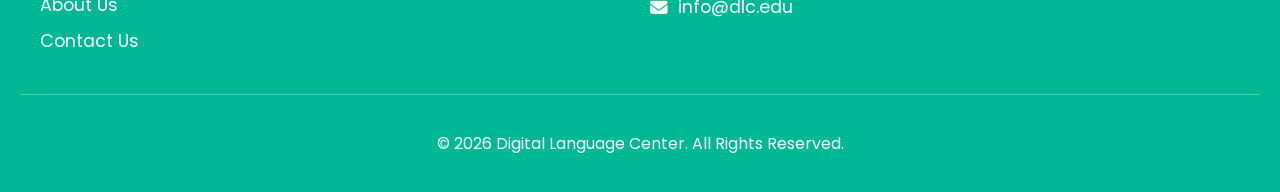
<file: ebooks.html>
<!DOCTYPE html>
<html lang="en">

<head>
  <meta charset="UTF-8" />
  <meta name="viewport" content="width=device-width, initial-scale=1.0" />
  <title>E-Book Library - DLC</title>
  <link rel="preconnect" href="https://fonts.googleapis.com">
  <link rel="preconnect" href="https://fonts.gstatic.com" crossorigin>
  <link href="https://fonts.googleapis.com/css2?family=Poppins:wght@400;500;600;700;800;900&display=swap"
    rel="stylesheet">
  <link rel="stylesheet" href="https://cdnjs.cloudflare.com/ajax/libs/font-awesome/6.4.0/css/all.min.css" />
  <link rel="stylesheet" href="style.css" />
  <link rel="stylesheet" href="header.css" />
  <link rel="stylesheet" href="footer.css" />
</head>

<body>
  <div id="header-placeholder"></div>

  <!-- E-Book Hero -->
  <section class="ebook-hero">
    <h1>Digital Library</h1>
    <p>Explore our curated collection of E-Books for 7 major languages.</p>
    <div class="filter-tabs" id="filter-tabs">
      <button class="filter-btn active" data-filter="all">All Languages</button>
      <button class="filter-btn" data-filter="arabic">Arabic</button>
      <button class="filter-btn" data-filter="english">English</button>
      <button class="filter-btn" data-filter="korean">Korean</button>
      <button class="filter-btn" data-filter="japanese">Japanese</button>
      <button class="filter-btn" data-filter="chinese">Chinese</button>
      <button class="filter-btn" data-filter="spanish">Spanish</button>
      <button class="filter-btn" data-filter="malay">Malay</button>
    </div>
  </section>



  <!-- Books Grid -->
  <section class="library-section">
    <div class="books-grid" id="booksGrid">

      <div class="book-card" data-category="arabic">
        <div class="book-cover bg-arabic">
          <i class="fa-solid fa-book-quran"></i>
        </div>
        <div class="book-info">
          <span class="book-lang">Arabic</span>
          <h3>Beginner Arabic Grammar</h3>
          <a href="#" class="btn btn-primary">Read Now</a>
        </div>
      </div>

      <div class="book-card" data-category="english">
        <div class="book-cover bg-english">
          <i class="fa-solid fa-book-open"></i>
        </div>
        <div class="book-info">
          <span class="book-lang">English</span>
          <h3>Advanced English Idioms</h3>
          <a href="#" class="btn btn-primary">Read Now</a>
        </div>
      </div>

      <div class="book-card" data-category="korean">
        <div class="book-cover bg-korean">
          <i class="fa-solid fa-book"></i>
        </div>
        <div class="book-info">
          <span class="book-lang">Korean</span>
          <h3>Hangul Mastery</h3>
          <a href="#" class="btn btn-primary">Read Now</a>
        </div>
      </div>

      <div class="book-card" data-category="japanese">
        <div class="book-cover bg-japanese">
          <i class="fa-solid fa-book-bookmark"></i>
        </div>
        <div class="book-info">
          <span class="book-lang">Japanese</span>
          <h3>JLPT N5 Vocabulary</h3>
          <a href="#" class="btn btn-primary">Read Now</a>
        </div>
      </div>

      <div class="book-card" data-category="chinese">
        <div class="book-cover bg-chinese">
          <i class="fa-solid fa-swatchbook"></i>
        </div>
        <div class="book-info">
          <span class="book-lang">Chinese</span>
          <h3>HSK 1 Characters</h3>
          <a href="#" class="btn btn-primary">Read Now</a>
        </div>
      </div>

      <div class="book-card" data-category="spanish">
        <div class="book-cover bg-spanish">
          <i class="fa-solid fa-atlas"></i>
        </div>
        <div class="book-info">
          <span class="book-lang">Spanish</span>
          <h3>Spanish Verb Tenses</h3>
          <a href="#" class="btn btn-primary">Read Now</a>
        </div>
      </div>

      <div class="book-card" data-category="malay">
        <div class="book-cover bg-malay">
          <i class="fa-solid fa-book-journal-whills"></i>
        </div>
        <div class="book-info">
          <span class="book-lang">Malay</span>
          <h3>Conversational Malay</h3>
          <a href="#" class="btn btn-primary">Read Now</a>
        </div>
      </div>

      <div class="book-card" data-category="english">
        <div class="book-cover bg-english">
          <i class="fa-solid fa-book-open-reader"></i>
        </div>
        <div class="book-info">
          <span class="book-lang">English</span>
          <h3>IELTS Preparation Guide</h3>
          <a href="#" class="btn btn-primary">Read Now</a>
        </div>
      </div>

    </div>
  </section>

  <div id="footer-placeholder"></div>
  <script src="script.js"></script>
</body>

</html>
</file>
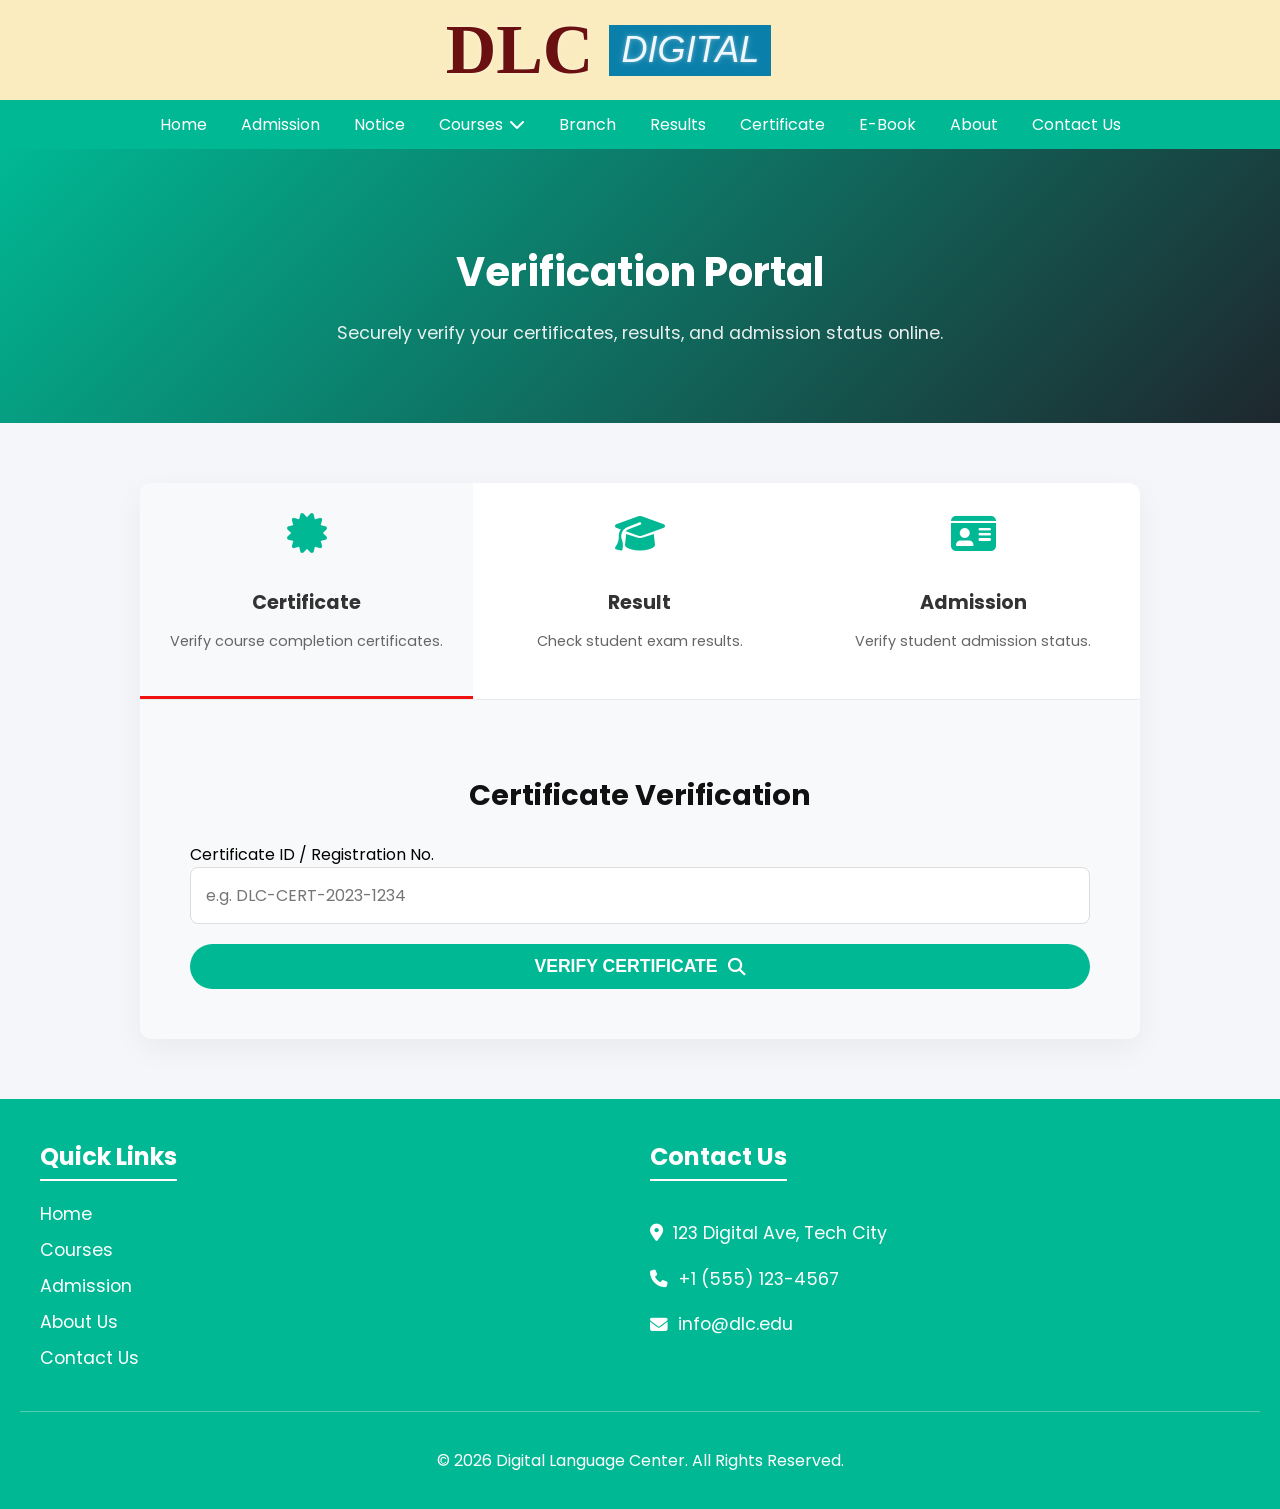
<file: verification.html>
<!DOCTYPE html>
<html lang="en">
<head>
  <meta charset="UTF-8" />
  <meta name="viewport" content="width=device-width, initial-scale=1.0" />
  <title>Verification Portal - DLC</title>
  <link rel="preconnect" href="https://fonts.googleapis.com">
  <link rel="preconnect" href="https://fonts.gstatic.com" crossorigin>
  <link href="https://fonts.googleapis.com/css2?family=Poppins:wght@400;500;600;700;800;900&display=swap" rel="stylesheet">
  <link rel="stylesheet" href="https://cdnjs.cloudflare.com/ajax/libs/font-awesome/6.4.0/css/all.min.css" />
  <link rel="stylesheet" href="style.css" />
  <link rel="stylesheet" href="header.css" />
  <link rel="stylesheet" href="footer.css" />
</head>
<body>
  <div id="header-placeholder"></div>

  <!-- Verification Portal Hero -->
  <section class="verification-hero">
    <h1>Verification Portal</h1>
    <p>Securely verify your certificates, results, and admission status online.</p>
  </section>

  <!-- Portal Container -->
  <section class="portal-section">
    <div class="portal-container">
      
      <!-- Selection Grid -->
      <div class="verify-options" id="verify-options">
        <div class="verify-card active" data-target="certificate-form">
          <i class="fa-solid fa-certificate"></i>
          <h3>Certificate</h3>
          <p>Verify course completion certificates.</p>
        </div>
        <div class="verify-card" data-target="result-form">
          <i class="fa-solid fa-graduation-cap"></i>
          <h3>Result</h3>
          <p>Check student exam results.</p>
        </div>
        <div class="verify-card" data-target="admission-form">
          <i class="fa-solid fa-id-card"></i>
          <h3>Admission</h3>
          <p>Verify student admission status.</p>
        </div>
      </div>

      <!-- Forms Container -->
      <div class="verify-forms-wrapper" id="verify-forms">
        
        <!-- Certificate Form -->
        <form class="verify-form active" id="certificate-form">
          <h2>Certificate Verification</h2>
          <div class="input-group">
            <label>Certificate ID / Registration No.</label>
            <input type="text" id="cert-id" placeholder="e.g. DLC-CERT-2023-1234" required>
          </div>
          <button type="submit" class="btn btn-primary submit-btn">Verify Certificate <i class="fa-solid fa-magnifying-glass"></i></button>
        </form>

        <!-- Result Form -->
        <form class="verify-form" id="result-form">
          <h2>Result Verification</h2>
          <div class="input-group">
            <label>Registration Number</label>
            <input type="text" id="reg-no" placeholder="Enter Registration Number" required>
          </div>
          <div class="input-group">
            <label>Student Roll Number</label>
            <input type="text" id="roll-no" placeholder="Enter Roll Number" required>
          </div>
          <div class="input-group">
            <label>Exam Session</label>
            <select id="exam-session" required class="modern-select">
              <option value="">Select Session</option>
              <option value="Spring 2023">Spring 2023</option>
              <option value="Fall 2023">Fall 2023</option>
              <option value="Spring 2024">Spring 2024</option>
            </select>
          </div>
          <div class="input-group">
            <label>Exam Date</label>
            <input type="date" id="exam-date" required class="modern-select">
          </div>
          <button type="submit" class="btn btn-primary submit-btn">Check Result <i class="fa-solid fa-magnifying-glass"></i></button>
        </form>

        <!-- Admission Form -->
        <form class="verify-form" id="admission-form">
          <h2>Admission Verification</h2>
          <div class="input-group">
            <label>Full Name</label>
            <input type="text" id="student-name" placeholder="Enter Student Name" required>
          </div>
          <div class="input-group">
            <label>Valid Phone Number</label>
            <input type="tel" id="student-phone" placeholder="e.g. +88017xxxxxxxx" required>
          </div>
          <div class="input-group">
            <label>Date of Birth</label>
            <input type="date" id="dob" required class="modern-select">
          </div>
          <button type="submit" class="btn btn-primary submit-btn">Verify Admission <i class="fa-solid fa-magnifying-glass"></i></button>
        </form>

      </div>

      <!-- Dynamic Result Container -->
      <div id="verification-result" class="verification-result hidden">
          <!-- JS will inject result here -->
      </div>

    </div>
  </section>

  <div id="footer-placeholder"></div>
  <script src="script.js"></script>
</body>
</html>
</file>
<file: style.css>
@import url('https://fonts.googleapis.com/css2?family=Poppins:wght@400;500;600;700&display=swap');

:root {
    --bg-main: #faecbe;
    --text-main: #6b1010;
    --border-anim: #6e6dc2;
    --color-anim1: aliceblue;
    --bg-anim1: #0a7faa;
    --color-anim2: #fff;
    --bg-anim2: #c08c25;
    --color-anim3: rgb(230, 245, 22);
    --bg-anim3: #e73e3e;
    --bg-nav: #00b894;
    --bg-nav-toggle: #d1395a;
    --text-nav: #fff;
    --bg-nav-hover: #f01111;
    --bg-submenu: #6dc2b2;
}


/* nav */
body {
    font-family: Poppins, sans-serif;
    margin: 0;
}


/* Notice Bar Styles */
.notice-bar {
    display: flex;
    justify-content: space-between;
    align-items: stretch;
    background-color: #1a1a2e;
    color: #ffffff;
    padding: 0;
    font-family: 'Poppins', sans-serif;
    font-size: 0.95rem;
}

.notice-date-time {
    display: flex;
    flex-direction: column;
    align-items: center;
    justify-content: center;
    white-space: nowrap;
    background: var(--bg-nav);
    padding: 10px 20px;
    line-height: 1.3;
    min-width: 145px;
    font-variant-numeric: tabular-nums;
}

.time-part {
    font-size: 0.95rem;
    font-weight: 600;
}

.date-part {
    font-size: 0.75rem;
    font-weight: 500;
    color: #e2e8f0;
}

.notice-scrolling {
    flex-grow: 1;
    overflow: hidden;
    display: flex;
    align-items: center;
    color: #f39c12;
    font-weight: 500;
}

.notice-scrolling marquee {
    padding-top: 2px;
    cursor: default;
    pointer-events: none;
}

.notice-link {
    white-space: nowrap;
    display: flex;
    align-items: center;
    justify-content: center;
    background: var(--bg-nav-hover);
    min-width: 190px;

}



.notice-link a {
    color: #ffffff;
    text-decoration: none;
    font-weight: 500;
    font-size: 0.85rem;
    padding: 10px 20px;
    display: flex;
    align-items: center;
}

@media screen and (max-width: 1024px) {
    .notice-date-time {
        max-width: 80px;
        min-width: 80px;
        overflow: hidden;
    }

    .notice-link {
        max-width: 100px;
        min-width: 100px;
        overflow: hidden;
    }
}

@media screen and (max-width: 768px) {
    .notice-date-time {
        display: none;
    }

    .notice-scrolling {
        margin: 0;
        padding: 0;
    }
}

/* Hero Carousel Styles */
.hero-carousel {
    position: relative;
    width: 100%;
    height: 60vh;
    min-height: 400px;
    overflow: hidden;
}

.carousel-container {
    width: 100%;
    height: 100%;
    position: relative;
}

.carousel-slide {
    position: absolute;
    top: 0;
    left: 0;
    width: 100%;
    height: 100%;
    background-size: cover;
    background-position: center;
    opacity: 0;
    transition: opacity 0.8s ease-in-out;
    display: flex;
    align-items: center;
    justify-content: center;
    z-index: 1;
}

.carousel-slide::before {
    content: '';
    position: absolute;
    top: 0;
    left: 0;
    width: 100%;
    height: 100%;
    background: rgba(0, 0, 0, 0.6);
    /* Dark overlay */
    z-index: 2;
}

.carousel-slide.active {
    opacity: 1;
    z-index: 3;
}

.carousel-content {
    position: relative;
    z-index: 4;
    text-align: center;
    color: #fff;
    max-width: 800px;
    padding: 20px;
    transform: translateY(20px);
    opacity: 0;
    transition: all 0.8s ease-in-out 0.3s;
}

.carousel-slide.active .carousel-content {
    transform: translateY(0);
    opacity: 1;
}

.carousel-content h2 {
    font-size: 3rem;
    font-weight: 800;
    margin-bottom: 15px;
    text-transform: uppercase;
    text-shadow: 2px 2px 4px rgba(0, 0, 0, 0.8);
}

.carousel-content p {
    font-size: 1.2rem;
    margin-bottom: 30px;
    text-shadow: 1px 1px 3px rgba(0, 0, 0, 0.8);
}

.carousel-btns {
    display: flex;
    gap: 15px;
    justify-content: center;
}

.btn {
    padding: 12px 25px;
    font-size: 1.1rem;
    font-weight: 600;
    text-decoration: none;
    border-radius: 30px;
    transition: all 0.3s ease;
    text-transform: uppercase;
}

.btn-primary {
    background: var(--bg-nav);
    color: #fff;
    border: 2px solid var(--bg-nav);
}

.btn-primary:hover {
    background: transparent;
    color: var(--bg-nav);
    transform: scale(1.05);
}

.btn-secondary {
    background: transparent;
    color: #fff;
    border: 2px solid #fff;
}

.btn-secondary:hover {
    background: #fff;
    color: #000;
    transform: scale(1.05);
}

/* Navigation Buttons */
.carousel-btn {
    position: absolute;
    top: 50%;
    transform: translateY(-50%);
    background: rgba(255, 255, 255, 0.2);
    color: white;
    border: none;
    font-size: 2rem;
    padding: 15px 20px;
    cursor: pointer;
    z-index: 10;
    transition: background 0.3s;
}

.carousel-btn:hover {
    background: rgba(255, 255, 255, 0.5);
}

.prev-btn {
    left: 10px;
}

.next-btn {
    right: 10px;
}

/* Indicators */
.carousel-dots {
    position: absolute;
    bottom: 20px;
    left: 50%;
    transform: translateX(-50%);
    display: flex;
    gap: 10px;
    z-index: 10;
}

.dot {
    width: 12px;
    height: 12px;
    background: rgba(255, 255, 255, 0.4);
    border-radius: 50%;
    cursor: pointer;
    transition: background 0.3s;
}

.dot.active {
    background: var(--bg-nav);
}

@media screen and (max-width: 768px) {
    .carousel-content h2 {
        font-size: 2rem;
    }

    .carousel-content p {
        font-size: 1rem;
    }

    .carousel-btns {
        flex-direction: row;
        gap: 10px;
    }

    .btn {
        width: auto;
        padding: 10px 15px;
        font-size: 0.9rem;
    }
}

/* Contact Page Styles */
.contact-hero {
    background: linear-gradient(135deg, var(--bg-nav) 0%, #1a1a2e 100%);
    color: #fff;
    text-align: center;
    padding: 60px 20px;
}

.contact-hero h1 {
    font-size: 2.5rem;
    margin-bottom: 10px;
    font-weight: 600;
}

.contact-hero p {
    font-size: 1.1rem;
    opacity: 0.9;
}

.contact-section {
    padding: 60px 20px;
    background-color: #f8f9fa;
}

.contact-container {
    max-width: 1200px;
    margin: 0 auto;
    display: grid;
    grid-template-columns: 1fr 2fr;
    gap: 40px;
}

.contact-info {
    display: flex;
    flex-direction: column;
    gap: 20px;
}

.info-card {
    background: #fff;
    padding: 30px;
    border-radius: 12px;
    text-align: center;
    box-shadow: 0 5px 15px rgba(0,0,0,0.05);
    transition: transform 0.3s ease, box-shadow 0.3s ease;
}

.info-card:hover {
    transform: translateY(-5px);
    box-shadow: 0 10px 25px rgba(0,0,0,0.1);
}

.info-card i {
    font-size: 2rem;
    color: var(--bg-nav);
    margin-bottom: 15px;
}

.info-card h3 {
    margin-bottom: 10px;
    color: #333;
    font-size: 1.2rem;
}

.info-card p {
    color: #666;
}

.contact-form-wrapper {
    background: #fff;
    padding: 40px;
    border-radius: 12px;
    box-shadow: 0 5px 25px rgba(0,0,0,0.08);
}

.contact-form h2 {
    margin-bottom: 25px;
    color: #333;
    font-size: 1.8rem;
}

.input-group {
    margin-bottom: 20px;
}

.input-group input, 
.input-group textarea {
    width: 100%;
    padding: 15px;
    border: 1px solid #ddd;
    border-radius: 8px;
    font-family: 'Poppins', sans-serif;
    font-size: 1rem;
    transition: border-color 0.3s, box-shadow 0.3s;
    box-sizing: border-box;
}

.input-group input:focus, 
.input-group textarea:focus {
    outline: none;
    border-color: var(--bg-nav);
    box-shadow: 0 0 0 3px rgba(0, 184, 148, 0.2);
}

.submit-btn {
    width: 100%;
    border: none;
    cursor: pointer;
    display: flex;
    justify-content: center;
    align-items: center;
    gap: 10px;
    margin-top: 10px;
}

.map-section {
    line-height: 0;
}

/* Responsive Contact Page */
@media screen and (max-width: 900px) {
    .contact-container {
        grid-template-columns: 1fr;
    }
}

/* UNIQUE ABOUT PAGE STYLES */

/* General About Resets */
.creative-title {
    text-align: center;
    font-size: 3rem;
    font-weight: 800;
    margin-bottom: 50px;
    color: #111;
    text-transform: uppercase;
    letter-spacing: 2px;
}

/* Diagonal Split Hero */
.unique-hero {
    display: flex;
    min-height: 80vh;
    background: #000;
    position: relative;
    overflow: hidden;
}

.hero-left {
    flex: 1;
    background: var(--bg-nav-hover);
    padding: 10% 5%;
    display: flex;
    flex-direction: column;
    justify-content: center;
    clip-path: polygon(0 0, 100% 0, 85% 100%, 0% 100%);
    position: relative;
    z-index: 2;
}

.hero-left h1 {
    font-size: 4vw;
    font-weight: 900;
    color: #fff;
    line-height: 1.1;
    text-transform: uppercase;
    margin-bottom: 20px;
}

.hero-left p {
    font-size: 1.2rem;
    color: rgba(255,255,255,0.9);
    max-width: 400px;
}

.hero-right {
    flex: 1;
    background: #111;
    position: relative;
    display: flex;
    justify-content: center;
    align-items: center;
}

.abstract-shape {
    position: absolute;
    font-size: 8vw;
    font-weight: 900;
    color: rgba(255,255,255,0.05);
    transition: transform 0.5s ease;
}

.abstract-shape:hover {
    color: var(--bg-nav);
    transform: scale(1.1) rotate(10deg);
}

.shape-1 { top: 10%; left: 20%; font-size: 10vw; }
.shape-2 { bottom: 15%; right: 20%; font-size: 12vw; }
.shape-3 { top: 40%; right: 10%; }
.shape-4 { bottom: 30%; left: 10%; }

/* Timeline Section */
.timeline-section {
    padding: 100px 20px;
    background: #f4f7f6;
}

.timeline {
    position: relative;
    max-width: 800px;
    margin: 0 auto;
}

.timeline::after {
    content: '';
    position: absolute;
    width: 6px;
    background-color: var(--bg-nav);
    top: 0;
    bottom: 0;
    left: 50%;
    margin-left: -3px;
    border-radius: 3px;
}

.timeline-item {
    padding: 10px 40px;
    position: relative;
    background-color: inherit;
    width: 50%;
    box-sizing: border-box;
}

.timeline-item.left {
    left: 0;
}

.timeline-item.right {
    left: 50%;
}

.timeline-dot {
    position: absolute;
    width: 20px;
    height: 20px;
    right: -10px;
    background-color: #fff;
    border: 4px solid var(--bg-nav);
    top: 15px;
    border-radius: 50%;
    z-index: 1;
}

.timeline-item.right .timeline-dot {
    left: -10px;
}

.timeline-content {
    padding: 20px 30px;
    background-color: white;
    position: relative;
    border-radius: 6px;
    box-shadow: 0 5px 15px rgba(0,0,0,0.05);
}

.timeline-content h3 {
    font-size: 1.5rem;
    color: #333;
    margin-bottom: 10px;
}

.timeline-content p {
    color: #666;
    line-height: 1.6;
}

/* Asymmetrical Mission & Vision */
.asymmetrical-mission {
    padding: 100px 20px;
    max-width: 1200px;
    margin: 0 auto;
    position: relative;
    min-height: 600px;
}

.block-mission, .block-vision {
    position: absolute;
    width: 55%;
    padding: 60px;
    border-radius: 20px;
    color: #fff;
    box-sizing: border-box;
}

.block-mission {
    background: var(--bg-nav);
    top: 50px;
    left: 20px;
    z-index: 2;
    box-shadow: 20px 20px 0 rgba(0,0,0,0.1);
}

.block-vision {
    background: #1a1a2e;
    bottom: 50px;
    right: 20px;
    z-index: 1;
    padding-left: 100px;
}

.block-content h2 {
    font-size: 2.5rem;
    margin-bottom: 20px;
    font-weight: 800;
}

.block-content p {
    font-size: 1.2rem;
    line-height: 1.8;
    opacity: 0.9;
}

/* Masonry Features */
.creative-features {
    padding: 100px 20px;
    background: #000;
    color: #fff;
}

.creative-features .creative-title {
    color: #fff;
}

.masonry-grid {
    display: grid;
    grid-template-columns: repeat(4, 1fr);
    grid-auto-rows: 200px;
    gap: 20px;
    max-width: 1200px;
    margin: 0 auto;
}

.masonry-item {
    background: #222;
    border-radius: 15px;
    padding: 30px;
    display: flex;
    flex-direction: column;
    justify-content: center;
    align-items: center;
    text-align: center;
    transition: transform 0.3s ease;
    color: #fff;
}

.masonry-item:hover {
    transform: scale(1.05);
}

.masonry-item i {
    font-size: 3rem;
    margin-bottom: 15px;
}

.masonry-item h3 {
    font-size: 1.2rem;
    font-weight: 600;
}

.item-tall {
    grid-row: span 2;
}

.item-wide {
    grid-column: span 2;
}

.bg-accent-1 { background: linear-gradient(135deg, #FF6B6B, #C0392B); }
.bg-accent-2 { background: linear-gradient(135deg, #4834D4, #686DE0); }
.bg-accent-3 { background: linear-gradient(135deg, #20BF6B, #0FB9B1); }
.bg-accent-4 { background: linear-gradient(135deg, #F7B731, #FA8231); }

/* Unique Responsive Adjustments */
@media screen and (max-width: 900px) {
    .unique-hero {
        flex-direction: column;
    }
    .hero-left {
        clip-path: polygon(0 0, 100% 0, 100% 85%, 0% 100%);
        padding: 20% 10%;
    }
    .hero-left h1 {
        font-size: 8vw;
    }
    .hero-right {
        min-height: 300px;
    }
    .timeline::after {
        left: 31px;
    }
    .timeline-item {
        width: 100%;
        padding-left: 70px;
        padding-right: 25px;
    }
    .timeline-item.right {
        left: 0;
    }
    .timeline-item.left .timeline-dot, .timeline-item.right .timeline-dot {
        left: 21px;
    }
    .asymmetrical-mission {
        display: flex;
        flex-direction: column;
        gap: 20px;
        min-height: auto;
        padding-top: 50px;
    }
    .block-mission, .block-vision {
        position: relative;
        width: 100%;
        top: 0; left: 0; right: 0; bottom: 0;
        padding: 40px;
        box-shadow: none;
    }
    .masonry-grid {
        grid-template-columns: 1fr;
        grid-auto-rows: auto;
    }
    .masonry-item {
        padding: 40px;
    }
    .item-tall { grid-row: span 1; }
    .item-wide { grid-column: span 1; }
}

/* E-Book Library Styles */
.ebook-hero {
    background: linear-gradient(135deg, var(--bg-nav) 0%, #1e272e 100%);
    color: #fff;
    text-align: center;
    padding: 60px 20px;
}

.ebook-hero h1 {
    font-size: 2.5rem;
    margin-bottom: 10px;
    font-weight: 700;
}

.ebook-hero p {
    font-size: 1.1rem;
    opacity: 0.9;
}

/* Filter Section */
.filter-section {
    padding: 30px 20px;
    background-color: #f1f2f6;
    border-bottom: 1px solid #dfe4ea;
}

.filter-tabs {
    display: flex;
    justify-content: center;
    flex-wrap: wrap;
    gap: 10px;
    max-width: 1200px;
    margin: 0 auto;
}

.filter-btn {
    padding: 10px 20px;
    border: none;
    background: #fff;
    color: #333;
    border-radius: 30px;
    font-family: 'Poppins', sans-serif;
    font-weight: 500;
    cursor: pointer;
    box-shadow: 0 2px 5px rgba(0,0,0,0.05);
    transition: all 0.3s ease;
}

.filter-btn:hover {
    background: #f8f9fa;
    transform: translateY(-2px);
}

.filter-btn.active {
    background: var(--bg-nav-hover);
    color: #fff;
    box-shadow: 0 4px 10px rgba(0,184,148,0.3);
}

/* Library Section */
.library-section {
    padding: 60px 20px;
    background-color: #fafbfc;
}

.books-grid {
    display: grid;
    grid-template-columns: repeat(auto-fill, minmax(250px, 1fr));
    gap: 30px;
    max-width: 1200px;
    margin: 0 auto;
}

.book-card {
    background: #fff;
    border-radius: 12px;
    overflow: hidden;
    box-shadow: 0 5px 15px rgba(0,0,0,0.05);
    transition: transform 0.3s ease, box-shadow 0.3s ease;
    display: flex;
    flex-direction: column;
}

.book-card:hover {
    transform: translateY(-10px);
    box-shadow: 0 10px 25px rgba(0,0,0,0.1);
}

.book-cover {
    height: 200px;
    display: flex;
    justify-content: center;
    align-items: center;
    color: #fff;
}

.book-cover i {
    font-size: 5rem;
    opacity: 0.8;
}

.bg-arabic { background: linear-gradient(135deg, #1abc9c, #16a085); }
.bg-english { background: linear-gradient(135deg, #3498db, #2980b9); }
.bg-korean { background: linear-gradient(135deg, #9b59b6, #8e44ad); }
.bg-japanese { background: linear-gradient(135deg, #e74c3c, #c0392b); }
.bg-chinese { background: linear-gradient(135deg, #f1c40f, #f39c12); }
.bg-spanish { background: linear-gradient(135deg, #e67e22, #d35400); }
.bg-malay { background: linear-gradient(135deg, #34495e, #2c3e50); }

.book-info {
    padding: 20px;
    display: flex;
    flex-direction: column;
    flex: 1;
}

.book-lang {
    font-size: 0.8rem;
    text-transform: uppercase;
    letter-spacing: 1px;
    color: var(--bg-nav);
    font-weight: 600;
    margin-bottom: 5px;
}

.book-info h3 {
    font-size: 1.2rem;
    color: #2f3640;
    margin-bottom: 15px;
    line-height: 1.4;
    flex: 1;
}

.book-info .btn {
    width: 100%;
    display: block;
    box-sizing: border-box;
    text-align: center;
    padding: 10px;
    font-size: 0.95rem;
}

/* Hidden class for filtering */
.book-card.hidden {
    display: none !important;
}

/* Verification Portal Styles */
.verification-hero {
    background: linear-gradient(135deg, var(--bg-nav) 0%, #1e272e 100%);
    color: #fff;
    text-align: center;
    padding: 60px 20px;
}

.verification-hero h1 {
    font-size: 2.5rem;
    margin-bottom: 10px;
    font-weight: 700;
}

.verification-hero p {
    font-size: 1.1rem;
    opacity: 0.9;
}

.portal-section {
    padding: 60px 20px;
    background-color: #f4f6f9;
}

.portal-container {
    max-width: 1000px;
    margin: 0 auto;
    background: #fff;
    border-radius: 12px;
    box-shadow: 0 10px 30px rgba(0,0,0,0.05);
    overflow: hidden;
}

/* Selection Grid */
.verify-options {
    display: grid;
    grid-template-columns: repeat(3, 1fr);
    background: #fff;
    border-bottom: 1px solid #eaeaea;
}

.verify-card {
    padding: 30px 20px;
    text-align: center;
    cursor: pointer;
    transition: all 0.3s ease;
    border-bottom: 3px solid transparent;
}

.verify-card i {
    font-size: 2.5rem;
    color: var(--bg-nav);
    margin-bottom: 15px;
    transition: transform 0.3s ease;
}

.verify-card h3 {
    font-size: 1.2rem;
    color: #333;
    margin-bottom: 10px;
}

.verify-card p {
    font-size: 0.9rem;
    color: #666;
}

.verify-card:hover {
    background-color: #f8f9fa;
}

.verify-card:hover i {
    transform: scale(1.1);
}

.verify-card.active {
    background-color: #f8f9fa;
    border-bottom-color: var(--bg-nav-hover);
}

/* Forms Wrapper */
.verify-forms-wrapper {
    padding: 50px;
    background: #f8f9fa;
}

.verify-form {
    display: none;
    animation: fadeIn 0.4s ease forwards;
}

.verify-form.active {
    display: block;
}

.verify-form h2 {
    font-size: 1.8rem;
    color: #111;
    margin-bottom: 25px;
    text-align: center;
}

.modern-select {
    width: 100%;
    padding: 12px 15px;
    border: 1px solid #ddd;
    border-radius: 8px;
    font-size: 1rem;
    font-family: inherit;
    background-color: #fff;
    transition: border-color 0.3s, box-shadow 0.3s;
}

.modern-select:focus {
    border-color: var(--bg-nav-hover);
    box-shadow: 0 0 0 3px rgba(0, 184, 148, 0.1);
    outline: none;
}

/* Dynamic Result Box */
.verification-result {
    padding: 30px;
    background: #e8f5e9;
    border-top: 2px solid #4caf50;
    margin: 20px 50px 50px 50px;
    border-radius: 8px;
    animation: fadeIn 0.5s ease;
}

.verification-result.hidden {
    display: none;
}

.result-card {
    text-align: center;
}

.result-icon {
    font-size: 3rem;
    color: #4caf50;
    margin-bottom: 15px;
}

.result-card h3 {
    color: #2e7d32;
    font-size: 1.5rem;
    margin-bottom: 15px;
}

.result-details p {
    font-size: 1.1rem;
    color: #333;
    margin-bottom: 10px;
}

.result-details span {
    font-weight: 700;
    color: #111;
}

/* =========================================
   Branches Page Styles
========================================= */
.branches-hero {
    background: linear-gradient(135deg, var(--bg-nav), #00b894);
    padding: 100px 20px;
    text-align: center;
    color: white;
}

.branches-hero h1 {
    font-size: 3rem;
    margin-bottom: 15px;
}

.branches-hero p {
    font-size: 1.2rem;
    opacity: 0.9;
    max-width: 600px;
    margin: 0 auto;
}

.branches-section {
    padding: 60px 20px;
    background: #f9f9f9;
}

.branches-container {
    max-width: 1200px;
    margin: 0 auto;
    display: grid;
    grid-template-columns: repeat(2, 1fr);
    gap: 40px;
}

.branch-card {
    background: white;
    border-radius: 12px;
    overflow: hidden;
    box-shadow: 0 10px 30px rgba(0, 0, 0, 0.05);
    transition: transform 0.3s ease, box-shadow 0.3s ease;
}

.branch-card:hover {
    transform: translateY(-10px);
    box-shadow: 0 15px 40px rgba(0, 0, 0, 0.1);
}

.branch-image {
    height: 250px;
    position: relative;
    background-size: cover;
    background-position: center;
}

.main-branch-bg {
    background-image: linear-gradient(rgba(0,0,0,0.2), rgba(0,0,0,0.2)), url('https://images.unsplash.com/photo-1541339907198-e08756dedf3f?ixlib=rb-4.0.3&auto=format&fit=crop&w=1000&q=80');
}

.city-branch-bg {
    background-image: linear-gradient(rgba(0,0,0,0.2), rgba(0,0,0,0.2)), url('https://images.unsplash.com/photo-1497366216548-37526070297c?ixlib=rb-4.0.3&auto=format&fit=crop&w=1000&q=80');
}

.branch-badge {
    position: absolute;
    top: 20px;
    left: 20px;
    background: var(--btn-bg);
    color: white;
    padding: 5px 15px;
    border-radius: 20px;
    font-weight: 600;
    font-size: 0.9rem;
}

.branch-details {
    padding: 30px;
}

.branch-details h2 {
    font-size: 1.8rem;
    color: var(--text-color);
    margin-bottom: 20px;
}

.branch-info-list {
    list-style: none;
    margin-bottom: 30px;
}

.branch-info-list li {
    display: flex;
    align-items: center;
    margin-bottom: 15px;
    color: #555;
    font-size: 1.05rem;
}

.branch-info-list i {
    color: var(--btn-bg);
    width: 25px;
    font-size: 1.2rem;
    margin-right: 15px;
}

.branch-actions {
    display: flex;
    gap: 15px;
}

.btn-outline {
    background: transparent;
    border: 2px solid var(--btn-bg);
    color: var(--btn-bg);
}

.btn-outline:hover {
    background: var(--btn-bg);
    color: white;
}

/* =========================================
   Courses Page Styles
========================================= */
.courses-hero {
    background: linear-gradient(135deg, var(--bg-nav), #6c5ce7);
    padding: 100px 20px;
    text-align: center;
    color: white;
}

.courses-hero h1 {
    font-size: 3rem;
    margin-bottom: 15px;
}

.courses-hero p {
    font-size: 1.2rem;
    opacity: 0.9;
    max-width: 650px;
    margin: 0 auto;
}

.courses-section {
    padding: 60px 20px;
    background: #f4f6f9;
}

.courses-container {
    max-width: 1200px;
    margin: 0 auto;
    display: grid;
    grid-template-columns: repeat(auto-fit, minmax(320px, 1fr));
    gap: 30px;
}

.course-card {
    background: white;
    border-radius: 12px;
    overflow: hidden;
    box-shadow: 0 10px 25px rgba(0, 0, 0, 0.05);
    transition: transform 0.3s ease, box-shadow 0.3s ease;
    border-top: 4px solid var(--bg-nav);
    display: flex;
    flex-direction: column;
}

.course-card:hover {
    transform: translateY(-8px);
    box-shadow: 0 15px 35px rgba(0, 0, 0, 0.1);
}

.course-icon {
    font-size: 2.5rem;
    color: var(--bg-nav);
    padding: 25px 30px 0;
}

.course-content {
    padding: 20px 30px 30px;
    display: flex;
    flex-direction: column;
    flex: 1;
}

.course-header {
    display: flex;
    justify-content: space-between;
    align-items: center;
    margin-bottom: 15px;
}

.course-header h2 {
    font-size: 1.5rem;
    color: var(--text-color);
}

.course-price {
    font-size: 1.2rem;
    font-weight: 700;
    color: #e17055;
    background: #ffeaa7;
    padding: 5px 10px;
    border-radius: 6px;
}

.course-desc {
    color: #666;
    line-height: 1.5;
    margin-bottom: 20px;
    flex: 1;
}

.course-details {
    list-style: none;
    margin-bottom: 25px;
    border-top: 1px solid #eee;
    padding-top: 20px;
}

.course-details li {
    margin-bottom: 10px;
    color: #444;
    font-size: 0.95rem;
}

.course-details i {
    color: #6c5ce7;
    width: 20px;
    margin-right: 10px;
}

.btn-enroll {
    display: block;
    text-align: center;
    width: 100%;
    border-radius: 8px;
    padding: 12px;
    font-size: 1.1rem;
    font-weight: 600;
    box-sizing: border-box;
}

.btn-enroll i {
    margin-left: 8px;
    transition: transform 0.3s ease;
}

.btn-enroll:hover i {
    transform: translateX(5px);
}

/* =========================================
   Admission Page Styles
========================================= */
.admission-hero {
    background: linear-gradient(135deg, var(--bg-nav), #0984e3);
    padding: 80px 20px;
    text-align: center;
    color: white;
}

.admission-hero h1 {
    font-size: 2.8rem;
    margin-bottom: 10px;
}

.admission-hero p {
    font-size: 1.1rem;
    opacity: 0.9;
}

.admission-section {
    padding: 60px 20px;
    background: #f9f9f9;
}

.admission-container {
    max-width: 800px;
    margin: 0 auto;
    background: white;
    padding: 40px;
    border-radius: 12px;
    box-shadow: 0 10px 30px rgba(0, 0, 0, 0.05);
    border-top: 5px solid var(--btn-bg);
}

.modern-form h2 {
    font-size: 1.8rem;
    color: var(--text-color);
    margin-bottom: 25px;
    border-bottom: 2px solid #eee;
    padding-bottom: 10px;
}

.form-row {
    display: flex;
    gap: 20px;
    margin-bottom: 0;
}

.form-row .input-group {
    flex: 1;
}

/* Checkbox Toggle Styling */
.passport-toggle-group {
    margin: 25px 0;
    padding: 15px;
    background: #f4f6f9;
    border-radius: 8px;
    border-left: 4px solid var(--btn-bg);
}

.checkbox-label {
    display: flex;
    align-items: center;
    cursor: pointer;
    font-size: 1.1rem;
    font-weight: 600;
    color: var(--text-color);
    user-select: none;
}

.checkbox-label input {
    position: absolute;
    opacity: 0;
    cursor: pointer;
    height: 0;
    width: 0;
}

.custom-checkbox {
    height: 22px;
    width: 22px;
    background-color: #eee;
    border-radius: 4px;
    margin-right: 15px;
    position: relative;
    transition: background-color 0.3s;
}

.checkbox-label:hover input ~ .custom-checkbox {
    background-color: #ccc;
}

.checkbox-label input:checked ~ .custom-checkbox {
    background-color: var(--btn-bg);
}

.custom-checkbox:after {
    content: "";
    position: absolute;
    display: none;
}

.checkbox-label input:checked ~ .custom-checkbox:after {
    display: block;
}

.checkbox-label .custom-checkbox:after {
    left: 8px;
    top: 4px;
    width: 5px;
    height: 10px;
    border: solid white;
    border-width: 0 3px 3px 0;
    transform: rotate(45deg);
}

/* Hidden Passport Section */
.hidden-passport-section {
    max-height: 0;
    overflow: hidden;
    opacity: 0;
    transition: max-height 0.5s ease, opacity 0.5s ease, padding 0.5s ease;
}

.hidden-passport-section.show {
    max-height: 500px;
    opacity: 1;
    padding: 20px 0;
}

.hidden-passport-section h3 {
    margin-bottom: 20px;
    color: var(--btn-bg);
}

@media screen and (max-width: 900px) {
    .branches-container {
        grid-template-columns: 1fr;
    }
}

@media screen and (max-width: 768px) {
    .verify-options {
        grid-template-columns: 1fr;
    }
    
    .verify-card {
        border-bottom: 1px solid #eaeaea;
        border-left: 3px solid transparent;
    }
    
    .verify-card.active {
        border-bottom-color: #eaeaea;
        border-left-color: var(--bg-nav-hover);
    }
    
    .verify-forms-wrapper {
        padding: 30px 20px;
    }
}
</file>
<file: header.css>
@import url('https://fonts.googleapis.com/css2?family=Roboto:wght@400;500;700;900&display=swap');

.header-wrapper {
    position: sticky;
    top: 0;
    z-index: 1000;
}
main {
    background-color: var(--bg-main);

}

#Header {
    font-size: 70px;
    font-weight: 900;
    font-family: 'Times New Roman', Times, serif;
    animation: logo-pulse 2s infinite ease-in-out;
}

@keyframes logo-pulse {
    0% {
        transform: scale(1);
    }

    50% {
        transform: scale(1.05);
    }

    100% {
        transform: scale(1);
    }
}


.container {
    font-family: 'Roboto';
    text-shadow: 0 0 7px rgba(255, 255, 255, .3), 0 0 3px rgba(255, 255, 255, .3);
    color: var(--text-main);
    font-size: 2.26rem;
    text-transform: uppercase;
    height: 100px;
    display: flex;
    align-items: center;
    justify-content: center;
}

.animation {
    border: var(--border-anim);
    height: 51px;
    overflow: hidden;
    margin-left: 1rem;
    font-family: 'Franklin Gothic', 'Franklin Gothic Medium', 'Arial Narrow', Arial, sans-serif;
    font-style: italic;
}

.animation>div>div {
    padding: 0.25rem 0.75rem;
    height: 2.81rem;
    margin-bottom: 2.81rem;
    display: inline-block;
}

.animation div:first-child {
    animation: text-animation 7s infinite;
}

.first div {
    color: var(--color-anim1);
    background-color: var(--bg-anim1);
}

.second div {
    color: var(--color-anim2);
    background-color: var(--bg-anim2);
}

.third div {
    color: var(--color-anim3);
    background-color: var(--bg-anim3);
}

@keyframes text-animation {
    0% {
        margin-top: 0;
    }

    10% {
        margin-top: 0;
    }

    20% {
        margin-top: -5.62rem;
    }

    30% {
        margin-top: -5.62rem;
    }

    40% {
        margin-top: -11.24rem;
    }

    60% {
        margin-top: -11.24rem;
    }

    70% {
        margin-top: -5.62rem;
    }

    80% {
        margin-top: -5.62rem;
    }

    90% {
        margin-top: 0;
    }

    100% {
        margin-top: 0;
    }
}

/* nav */
body {
    font-family: Poppins, sans-serif;
    margin: 0;
}

#Main_Menu {
    background: var(--bg-nav);
    position: relative;
}

/* Mobile Menu Toggle Button Styles */
.menu-toggle {
    display: none;
    flex-direction: column;
    cursor: pointer;
    padding: 15px;
    background: var(--bg-nav-hover);
    /* Changed to --bg-nav-hover */
    width: max-content;
    margin-left: auto;
}

.menu-toggle .bar {
    height: 3px;
    width: 25px;
    background-color: var(--text-nav);
    margin: 4px 0;
    transition: 0.3s;
}

#Main_Menu ul {
    margin: 0;
    padding: 0;
    list-style: none;
    text-align: center;
}

#Main_Menu li {
    display: inline-block;
    position: relative;
}

#Main_Menu li a {
    display: block;
    padding: 12px 15px;
    color: var(--text-nav);
    text-decoration: none;
}

#Main_Menu li a:hover {
    background: var(--bg-nav-hover);
}

#Main_Menu ul ul {
    position: absolute;
    left: 0px;
    top: 48px;
    background: var(--bg-submenu);
    width: 200px;
    visibility: hidden;
    opacity: 0;
    transform: translateY(15px);
    transition: all 0.3s ease;
    z-index: 999;
}

#Main_Menu ul ul li {
    display: block;
}

#Main_Menu ul li:hover ul {
    visibility: visible;
    opacity: 1;
    transform: translateY(0);
}

#Main_Menu .dropdown-parent > a i {
    margin-left: 6px;
    transition: transform 0.3s ease;
}

#Main_Menu .dropdown-parent:hover > a i {
    transform: rotate(180deg);
}

#Main_Menu ul li:hover a {
    background: var(--bg-nav-hover);
}

#Main_Menu ul li:hover li a {
    background: var(--bg-submenu);
}

#Main_Menu ul ul li a:hover {
    background: var(--bg-nav-toggle);
}

/* Responsive Nav Menu */
@media screen and (max-width: 1024px) {
    #Main_Menu {
        position: static;
    }

    .header-wrapper {
        display: flex;
        justify-content: space-between;
        align-items: center;
        background-color: var(--bg-nav);
        padding: 10px 15px;
        position: sticky;
        top: 0;
        z-index: 1000;
    }

    #Header {
        font-size: 40px;
        margin: 0;
    }

    main.container {
        background-color: transparent;
        padding: 0;
        height: auto;
    }

    .menu-toggle {
        display: flex;
    }

    #Main_Menu .nav-list {
        display: flex;
        flex-direction: column;
        width: auto;
        position: absolute;
        top: 100%;
        left: -10px;
        right: -10px;
        z-index: 1000;
        background: var(--bg-nav-hover);
        max-height: 0;
        padding: 0 20px;
        overflow: hidden;
        visibility: hidden;
        opacity: 0;
        transition: all 0.4s ease-in-out;
    }

    #Main_Menu .nav-list.active {
        max-height: 600px;
        visibility: visible;
        opacity: 1;
        padding: 20px;
    }

    #Main_Menu li a:hover,
    #Main_Menu ul li:hover a {
        background: var(--bg-submenu);
    }

    #Main_Menu ul ul li a:hover {
        background: var(--bg-nav-hover);
    }

    #Main_Menu li {
        display: block;
        width: 100%;
        text-align: left;
    }

    #Main_Menu ul ul {
        position: static;
        width: 100%;
        max-height: 0;
        overflow: hidden;
        visibility: hidden;
        opacity: 0;
        transform: translateY(0);
        transition: all 0.4s ease;
    }

    #Main_Menu ul li:hover ul {
        max-height: 400px;
        visibility: visible;
        opacity: 1;
    }

    /* Toggle button animation */
    .menu-toggle.is-active .bar:nth-child(1) {
        transform: translateY(11px) rotate(45deg);
    }

    .menu-toggle.is-active .bar:nth-child(2) {
        opacity: 0;
    }

    .menu-toggle.is-active .bar:nth-child(3) {
        transform: translateY(-11px) rotate(-45deg);
    }



}
</file>
<file: footer.css>
/* footer.css */

.site-footer {
    background-color: var(--bg-nav);
    color: var(--text-nav);
    padding: 40px 20px 20px 20px;
    font-family: 'Poppins', sans-serif;
}

.footer-container {
    display: flex;
    flex-wrap: wrap;
    justify-content: space-around;
    max-width: 1200px;
    margin: 0 auto;
    gap: 20px;
}

.footer-section {
    flex: 1;
    min-width: 250px;
}

.footer-section h3 {
    margin-top: 0;
    margin-bottom: 20px;
    font-size: 1.5rem;
    border-bottom: 2px solid var(--text-nav);
    display: inline-block;
    padding-bottom: 5px;
}

.footer-section ul {
    list-style: none;
    padding: 0;
    margin: 0;
}

.footer-section ul li {
    margin-bottom: 10px;
}

.footer-section ul li a {
    color: var(--text-nav);
    text-decoration: none;
    font-size: 1.1rem;
    transition: color 0.3s;
}

.footer-section ul li a:hover {
    color: var(--bg-main);
}

.footer-section p {
    font-size: 1.1rem;
    line-height: 1.6;
    margin-bottom: 15px;
    display: flex;
    align-items: center;
    gap: 10px;
}

.footer-bottom {
    text-align: center;
    padding-top: 20px;
    margin-top: 30px;
    border-top: 1px solid rgba(255, 255, 255, 0.3);
    font-size: 1rem;
}
</file>
